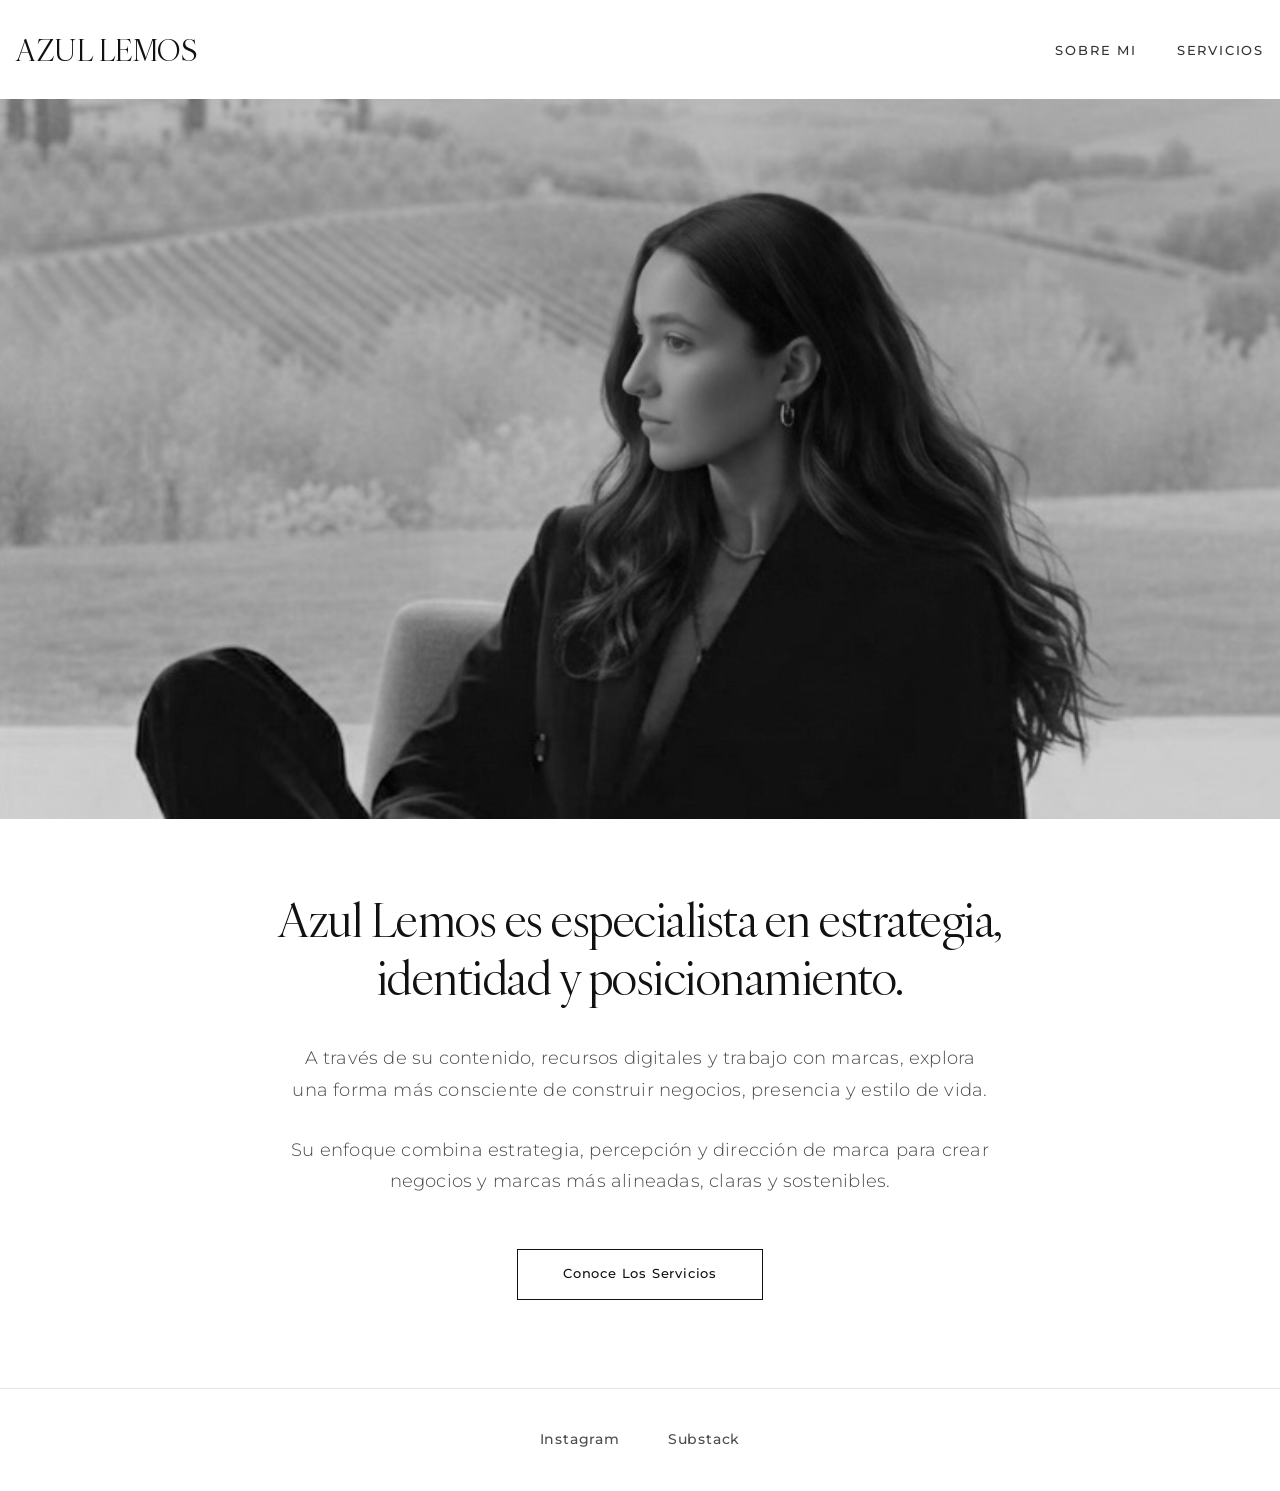
<file: index.html>
<!DOCTYPE html>
<html lang="es">

<head>
    <meta charset="UTF-8">
    <meta name="viewport" content="width=device-width, initial-scale=1.0">
    <meta name="description"
        content="Azul Lemos es especialista en estrategia, identidad y posicionamiento de marcas conscientes y sostenibles.">
    <title>Azul Lemos | Estrategia, Identidad y Posicionamiento</title>
    <link rel="stylesheet" href="resources/css/style.css">
</head>

<body>
    <header>
        <h1><a href="index.html" class="logo" id="brand-logo">Azul Lemos</a></h1>
        <nav aria-label="Navegación principal">
            <ul>
                <li><a href="#sobre-mi" id="nav-sobre-mi">SOBRE MI</a></li>
                <li><a href="servicios.html" id="nav-servicios">SERVICIOS</a></li>
            </ul>
        </nav>
    </header>

    <main>
        <div class="hero-image-container">
            <img src="resources/images/home_img.png"
                alt="Azul Lemos - Especialista en estrategia, identidad y posicionamiento" id="hero-banner">
        </div>

        <section class="narrative-section" id="sobre-mi">
            <h1 class="narrative-title">
                Azul Lemos es especialista en estrategia, identidad y posicionamiento.
            </h1>
            <p class="narrative-paragraph">
                A través de su contenido, recursos digitales y trabajo con marcas,
                explora una forma más consciente de construir negocios,
                presencia y estilo de vida.
            </p>
            <p class="narrative-paragraph">
                Su enfoque combina estrategia, percepción y dirección de marca
                para crear negocios y marcas más alineadas, claras y sostenibles.
            </p>
            <a href="servicios.html" class="btn-outline" id="btn-conoce-servicios">Conoce los servicios</a>
        </section>
    </main>

    <hr class="divider">

    <footer>
        <a href="https://instagram.com" target="_blank" rel="noopener" id="footer-instagram">Instagram</a>
        <a href="https://substack.com" target="_blank" rel="noopener" id="footer-substack">Substack</a>
    </footer>
</body>

</html>
</file>
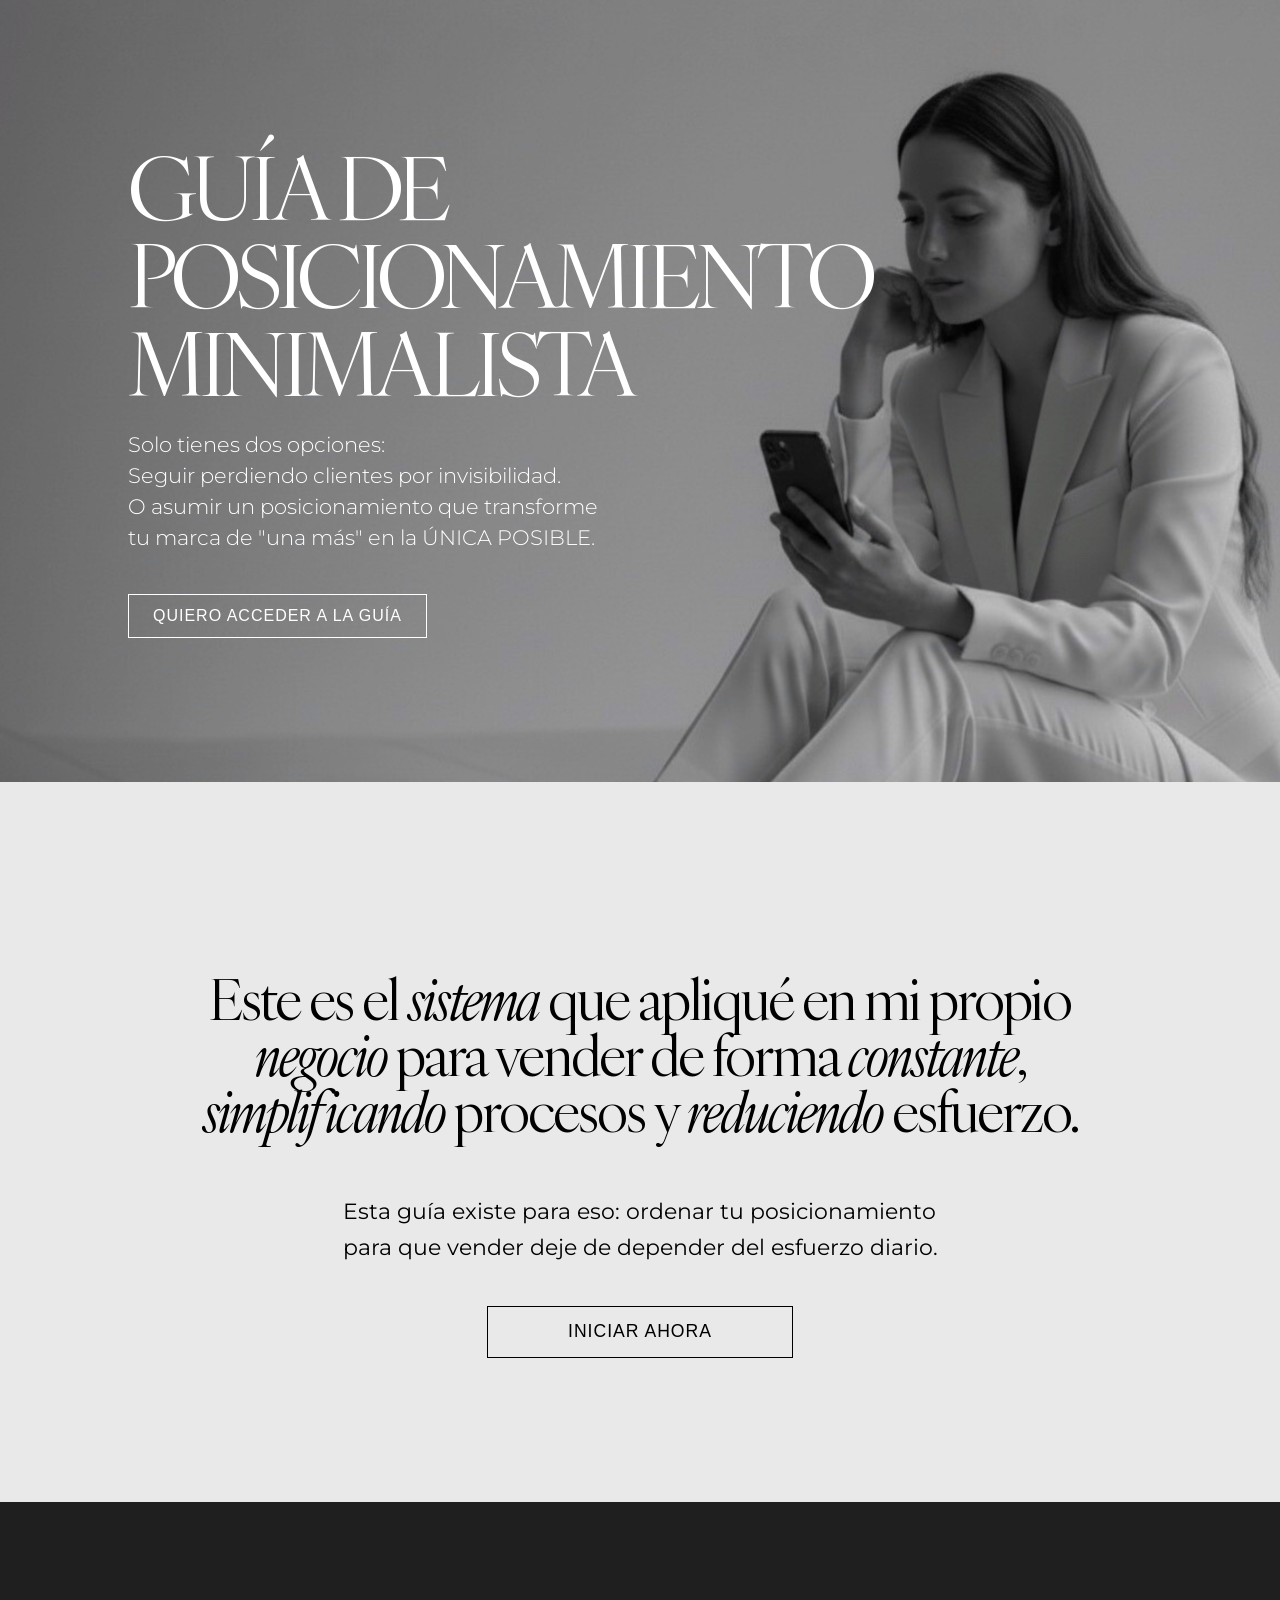
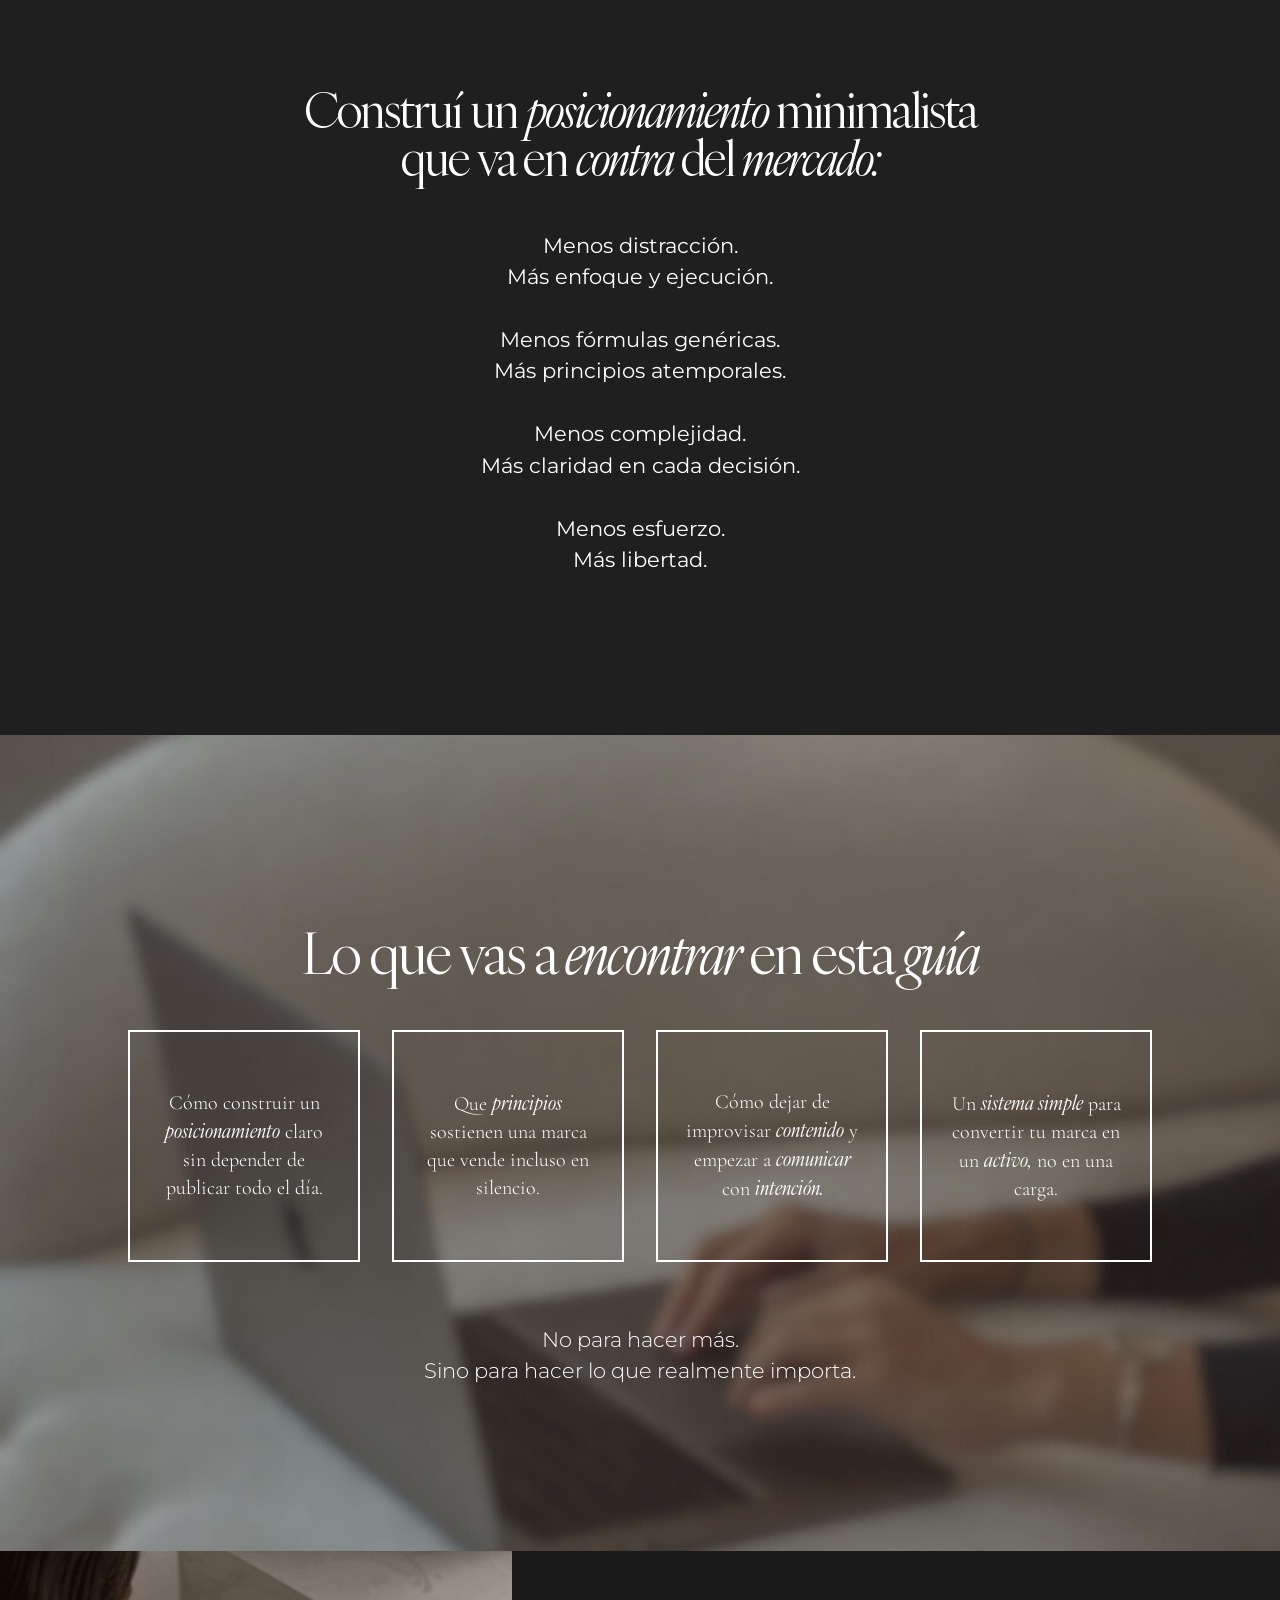
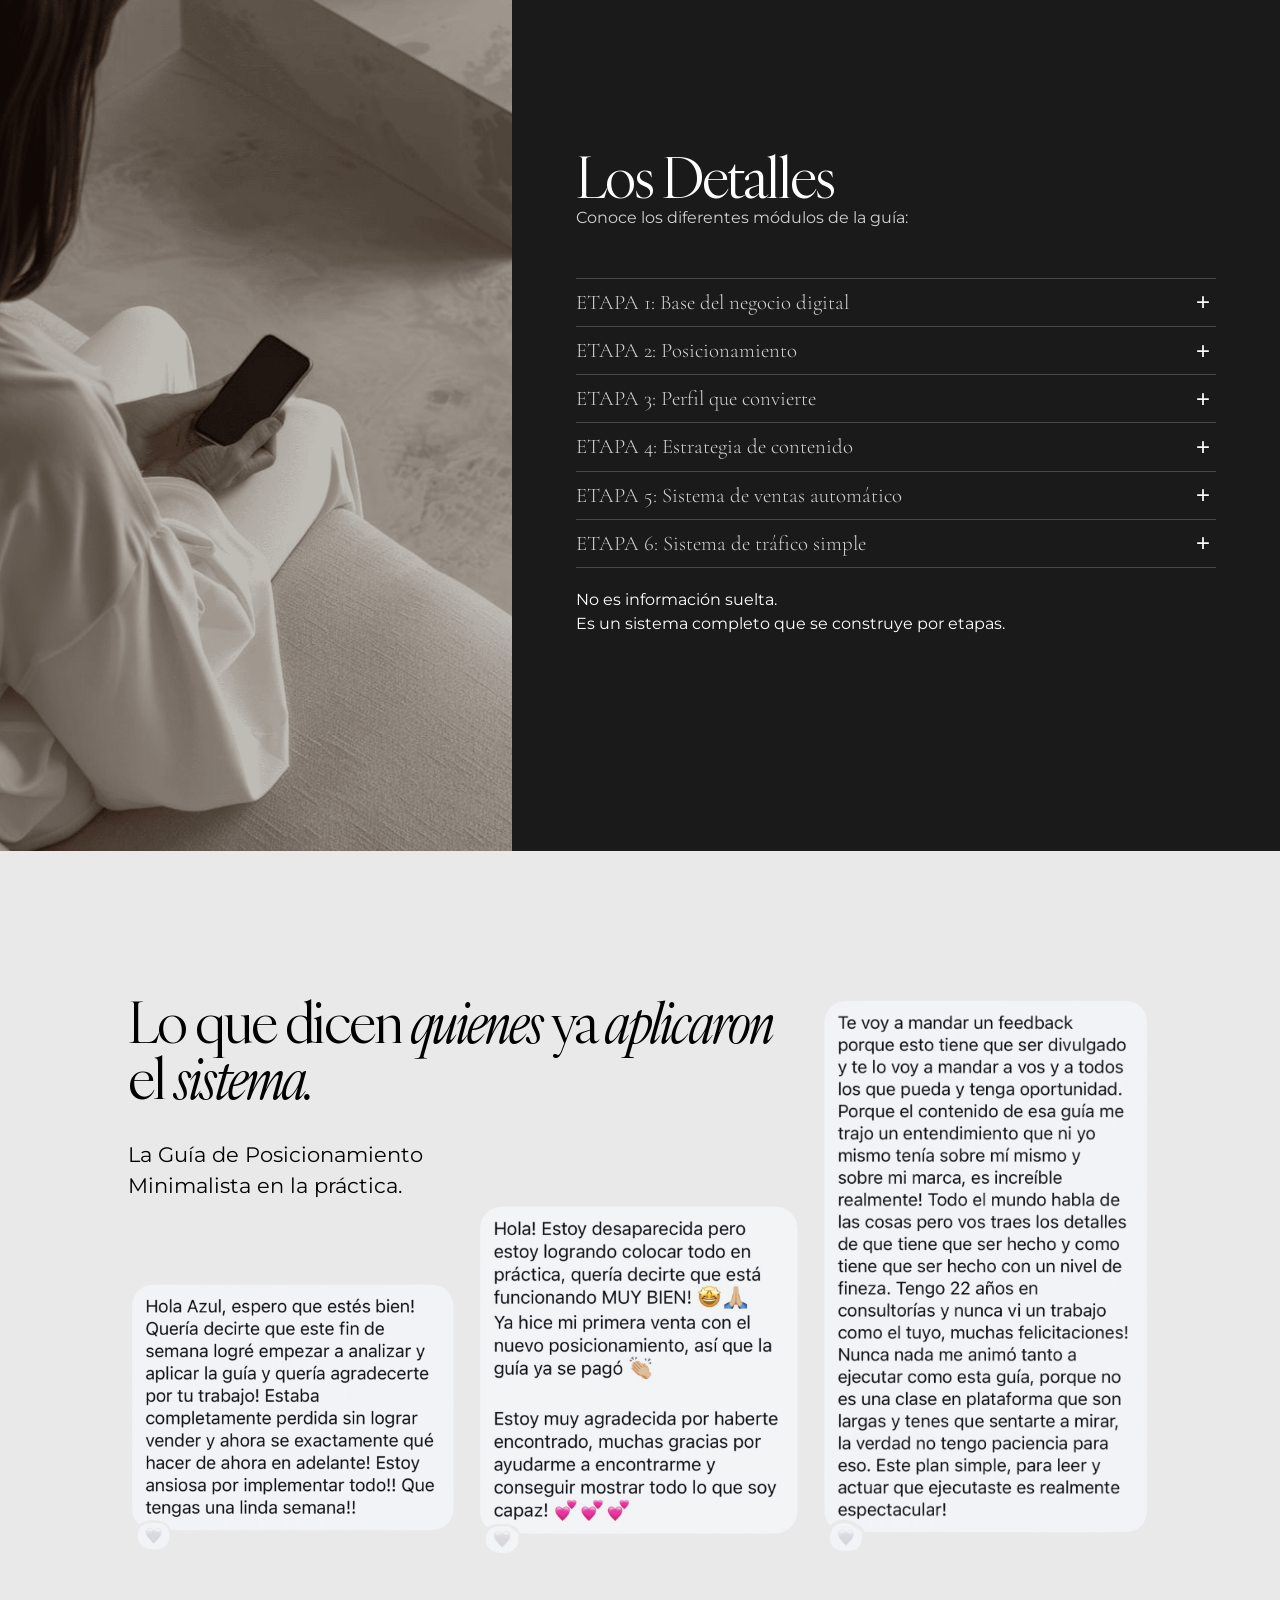
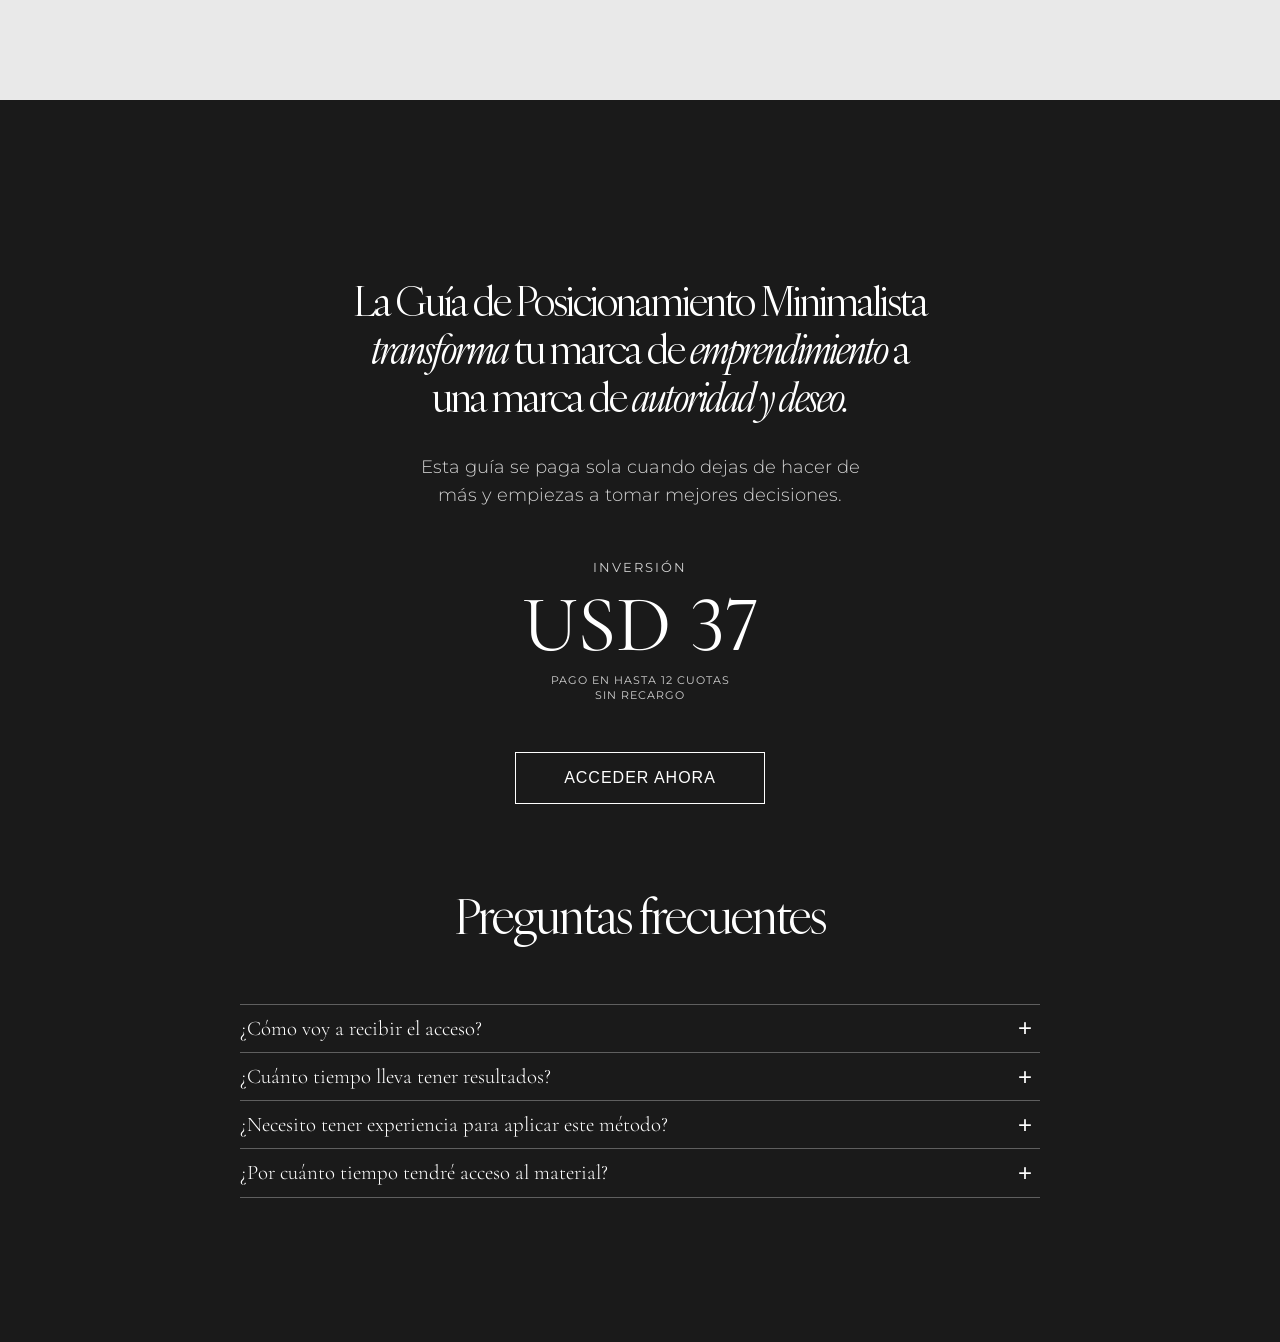
<file: gpm/index.html>
<!DOCTYPE html>
<html lang="en">

<head>
    <meta charset="UTF-8">
    <meta name="viewport" content="width=device-width, initial-scale=1.0">
    <title>Guia de Posicionamiento</title>
    <meta name="description" content="Un sistema de posicionamiento minimalista para marcas que buscan 
    claridad, enfoque y una forma más estratégica de atraer clientes y vender.">
    <link rel="stylesheet" href="css/index.css">
    <script src="js/index.js" defer></script>
    <link rel="preconnect" href="https://fonts.googleapis.com">
    <link rel="preconnect" href="https://fonts.gstatic.com" crossorigin>
    <link href="https://fonts.googleapis.com/css2?family=Montserrat:ital,wght@0,100..900;1,100..900&display=swap"
        rel="stylesheet">
    <link
        href="https://fonts.googleapis.com/css2?family=Cormorant+Garamond:ital,wght@0,300..700;1,300..700&display=swap"
        rel="stylesheet">
    <link rel="stylesheet" href="css/index-mobile.css?v=1.0" media="(max-width: 1000px)">
</head>

<body>
    <section id="container-1"
        style="background-image: url('images/fondoContainer1r.png'); background-size: cover; background-repeat: no-repeat;">
        <div>
            <h1 class="title" style="margin: 0;">GUÍA DE<br>POSICIONAMIENTO<br>MINIMALISTA</h1>
            <p class="description" style="font-size: 1.3rem; line-height: 1.5;">
                Solo tienes dos opciones:<br>
                Seguir perdiendo clientes por invisibilidad.<br>
                O asumir un posicionamiento que transforme<br>
                tu marca de "una más" en la ÚNICA POSIBLE.
            </p>
            <a href="https://pay.hotmart.com/T103832501W?bid=1783285413604" class="btn-1">QUIERO ACCEDER A LA GUÍA</a>
        </div>
    </section>
    <section id="container-2">
        <h2 class="subtitle" style="text-align: center;">
            Este es el <span class="italic-serif">sistema</span> que apliqué en mi propio<br />
            <span class="italic-serif">negocio</span> para vender de forma <span
                class="italic-serif">constante</span>,<br />
            <span class="italic-serif">simplificando</span> procesos y <span class="italic-serif">reduciendo</span>
            esfuerzo.
        </h2>
        <p class="description" style="text-align: justify; font-weight: 400; font-size: 1.4rem;">
            Esta guía existe para eso: ordenar tu posicionamiento<br> para que vender deje de depender del esfuerzo
            diario.
        </p>
        <a href="https://pay.hotmart.com/T103832501W?bid=1783285413604" class="btn-2" style="padding: 0.9rem 5rem; font-size: 1.1rem;">INICIAR AHORA</a>
    </section>
    <section id="container-3">
        <h2 class="subtitle" style="font-weight: 300; text-align: center; font-size: 3rem;">
            Construí un <span class="italic-serif">posicionamiento</span> minimalista<br />
            que va en <span class="italic-serif">contra</span> del <span class="italic-serif">mercado:</span>
        </h2>
        <div class="paragraph-3">
            <p>Menos distracción.</p>
            <p>Más enfoque y ejecución.</p>
        </div>
        <div class="paragraph-3">
            <p>Menos fórmulas genéricas.</p>
            <p>Más principios atemporales.</p>
        </div>
        <div class="paragraph-3">
            <p>Menos complejidad.</p>
            <p>Más claridad en cada decisión.</p>
        </div>
        <div class="paragraph-3">
            <p>Menos esfuerzo.</p>
            <p>Más libertad.</p>
        </div>
    </section>
    <section id="container-4" style="background-image: url(images/fondoContainer4.png); background-size: cover;">
        <h2 class="subtitle">Lo que vas a <span class="italic-serif">encontrar</span> en esta <span
                class="italic-serif">
                guía</span></h2>
        <div class="features-grid">
            <div class="feature-card">
                <p>Cómo construir un <span class="italic-serif">posicionamiento</span> claro sin depender de publicar
                    todo el día.</p>
            </div>
            <div class="feature-card">
                <p>Que <span class="italic-serif">principios</span> sostienen una marca que vende incluso en silencio.
                </p>
            </div>
            <div class="feature-card">
                <p>Cómo dejar de improvisar <span class="italic-serif">contenido</span> y empezar a <span
                        class="italic-serif">comunicar</span> con <span class="italic-serif">intención.</span></p>
            </div>
            <div class="feature-card">
                <p>Un <span class="italic-serif">sistema simple</span> para convertir tu marca en un <span
                        class="italic-serif">activo,</span> no en una carga.</p>
            </div>
        </div>
        <p style="text-align: center; margin-top: 30px; font-weight: 300;">No para hacer más.<br>Sino para hacer lo que
            realmente importa.</p>
    </section>
    <section id="container-5">
        <aside>
            <img id="imgContainer5" src="images/imagenContainer5.png" alt="">
        </aside>
        <aside>
            <h2 class="subtitle">Los Detalles</h2>
            <p style="margin: 0; margin-bottom: 3rem; font-size: 1rem;">Conoce los diferentes módulos de la guía:</p>
            <div class="module-list">
                <div class="module-item">
                    <p>ETAPA 1: Base del negocio digital</p><button>+</button>
                    <div class="module-detail">
                        <ul>
                            <li>Cómo estructurar un modelo de negocio digital práctico y real.</li>
                            <li>Mentalidad empresarial: cómo ocurren las ventas en la práctica.</li>
                            <li>Las fases de un negocio digital y qué hacer en cada una para adaptarte y avanzar.</li>
                        </ul>
                    </div>
                </div>
                <div class="module-item">
                    <p>ETAPA 2: Posicionamiento</p><button>+</button>
                    <div class="module-detail">
                        <ul>
                            <li>Cómo dejar de ser “una más” y ocupar un lugar claro en el mercado.</li>
                            <li>Un paso a paso simple para definir tu posicionamiento.</li>
                            <li>Cómo encontrar lo que realmente diferencia a tu marca.</li>
                        </ul>
                    </div>
                </div>
                <div class="module-item">
                    <p>ETAPA 3: Perfil que convierte</p><button>+</button>
                    <div class="module-detail">
                        <ul>
                            <li>Cómo estructurar tu perfil para transformar visitas en clientes.</li>
                            <li>Qué mostrar, qué decir y qué eliminar.</li>
                            <li>Cómo guiar al visitante a la decisión.</li>
                        </ul>
                    </div>
                </div>
                <div class="module-item">
                    <p>ETAPA 4: Estrategia de contenido</p><button>+</button>
                    <div class="module-detail">
                        <ul>
                            <li>Crear contenido que atrae y vende.</li>
                            <li>Qué publicar, cuándo y con qué frecuencia.</li>
                            <li>Cómo transformar percepción en deseo de compra.</li>
                        </ul>
                    </div>
                </div>
                <div class="module-item">
                    <p>ETAPA 5: Sistema de ventas automático</p><button>+</button>
                    <div class="module-detail">
                        <ul>
                            <li>Cómo atraer y conducir a la conversión de forma más rápida.</li>
                            <li>Modelo de funnel simple y efectivo.</li>
                        </ul>
                    </div>
                </div>
                <div class="module-item">
                    <p>ETAPA 6: Sistema de tráfico simple</p><button>+</button>
                    <div class="module-detail">
                        <ul>
                            <li>Cómo atraer clientes todos los días con tráfico pago de bajo costo.</li>
                            <li>Mi estrategia aplicada paso a paso.</li>
                            <li>Cómo analizar y escalar resultados para hacer crecer tu negocio.</li>
                        </ul>
                    </div>
                </div>
            </div>
            <p style="margin-top: 20px; font-size: 1rem; font-family: 'Montserrat';">No es
                información suelta.<br>Es un
                sistema completo que se
                construye por etapas.</p>
        </aside>
    </section>
    <section id="container-6">
        <div id="feedback-grid">
            <h2 class="subtitle">Lo que dicen <span class="italic-serif">quienes</span> ya
                <span class="italic-serif">aplicaron</span><br class="no-mobile-br"> el <span class="italic-serif">sistema.</span>
            </h2>
            <p>La Guía de Posicionamiento<br> Minimalista en la práctica.</p>
            <img id="fdb1" src="images/mensaje-1.png" alt="Feedback de cliente">
            <img id="fdb2" src="images/mensaje-2.png" alt="Feedback de cliente">
            <img id="fdb3" src="images/mensaje-3.png" alt="Feedback de cliente">
        </div>
    </section>
    <section id="container-7">
        <div class="pricing">
            <h2 class="subtitle">La Guía de Posicionamiento Minimalista
                <br><span class="italic-serif">transforma</span> tu marca de <span
                    class="italic-serif">emprendimiento</span> a
                <br>una marca de <span class="italic-serif">autoridad y deseo.</span>
            </h2>
            <p class="description" style="text-align: center;">Esta guía se paga sola cuando dejas de hacer de
                <br>más y empiezas a tomar mejores decisiones.
            </p>
            <div class="price-info">
                <p class="price-label">INVERSIÓN</p>
                <p class="price-amount">USD 37</p>
                <p class="price-installments">PAGO EN HASTA 12 CUOTAS
                    <br>SIN RECARGO
                </p>
            </div>
            <a href="https://pay.hotmart.com/T103832501W?bid=1783285413604" class="btn-1">ACCEDER AHORA</a>
        </div>
    </section>
    <section id="container-8">
        <h2 class="subtitle">Preguntas frecuentes</h2>
        <div class="faq-container">
            <div class="faq-quest">
                <p>¿Cómo voy a recibir el acceso?</p>
                <button>+</button>
                <div class="faq-ans">
                    <p>Una vez confirmada la compra, recibirás el acceso inmediato por email.
                        <br>Podrás ingresar a la plataforma y comenzar con la guía en el mismo momento, desde
                        cualquier dispositivo y a tu propio ritmo.
                    </p>
                </div>
            </div>
            <div class="faq-quest">
                <p>¿Cuánto tiempo lleva tener resultados?</p>
                <button>+</button>
                <div class="faq-ans">
                    <p>Depende de tu punto de partida y, sobre todo, de tus decisiones. La guía está diseñada para
                        generar claridad desde el inicio, y eso suele reflejarse rápido en cómo comunicas, qué
                        haces y qué dejas de hacer. Los resultados no vienen por consumir contenido, sino por
                        aplicar con criterio lo que aquí se propone.</p>
                </div>
            </div>
            <div class="faq-quest">
                <p>¿Necesito tener experiencia para aplicar este método?</p>
                <button>+</button>
                <div class="faq-ans">
                    <p>No. El método está pensado para personas que están empezando y también para quienes
                        ya tienen un negocio o marca, pero sienten desorden, ruido o falta de claridad. No necesitas
                        experiencia previa, solo disposición para tomar decisiones estratégicas y aplicar con
                        intención.</p>
                </div>
            </div>
            <div class="faq-quest">
                <p>¿Por cuánto tiempo tendré acceso al material?</p>
                <button>+</button>
                <div class="faq-ans">
                    <p>El acceso es ilimitado. Podrás volver al contenido siempre que lo necesites, a tu ritmo y sin
                        vencimiento. Además, cualquier actualización futura de la guía estará incluida.</p>
                </div>
            </div>
        </div>
    </section>
</body>

</html>
</file>
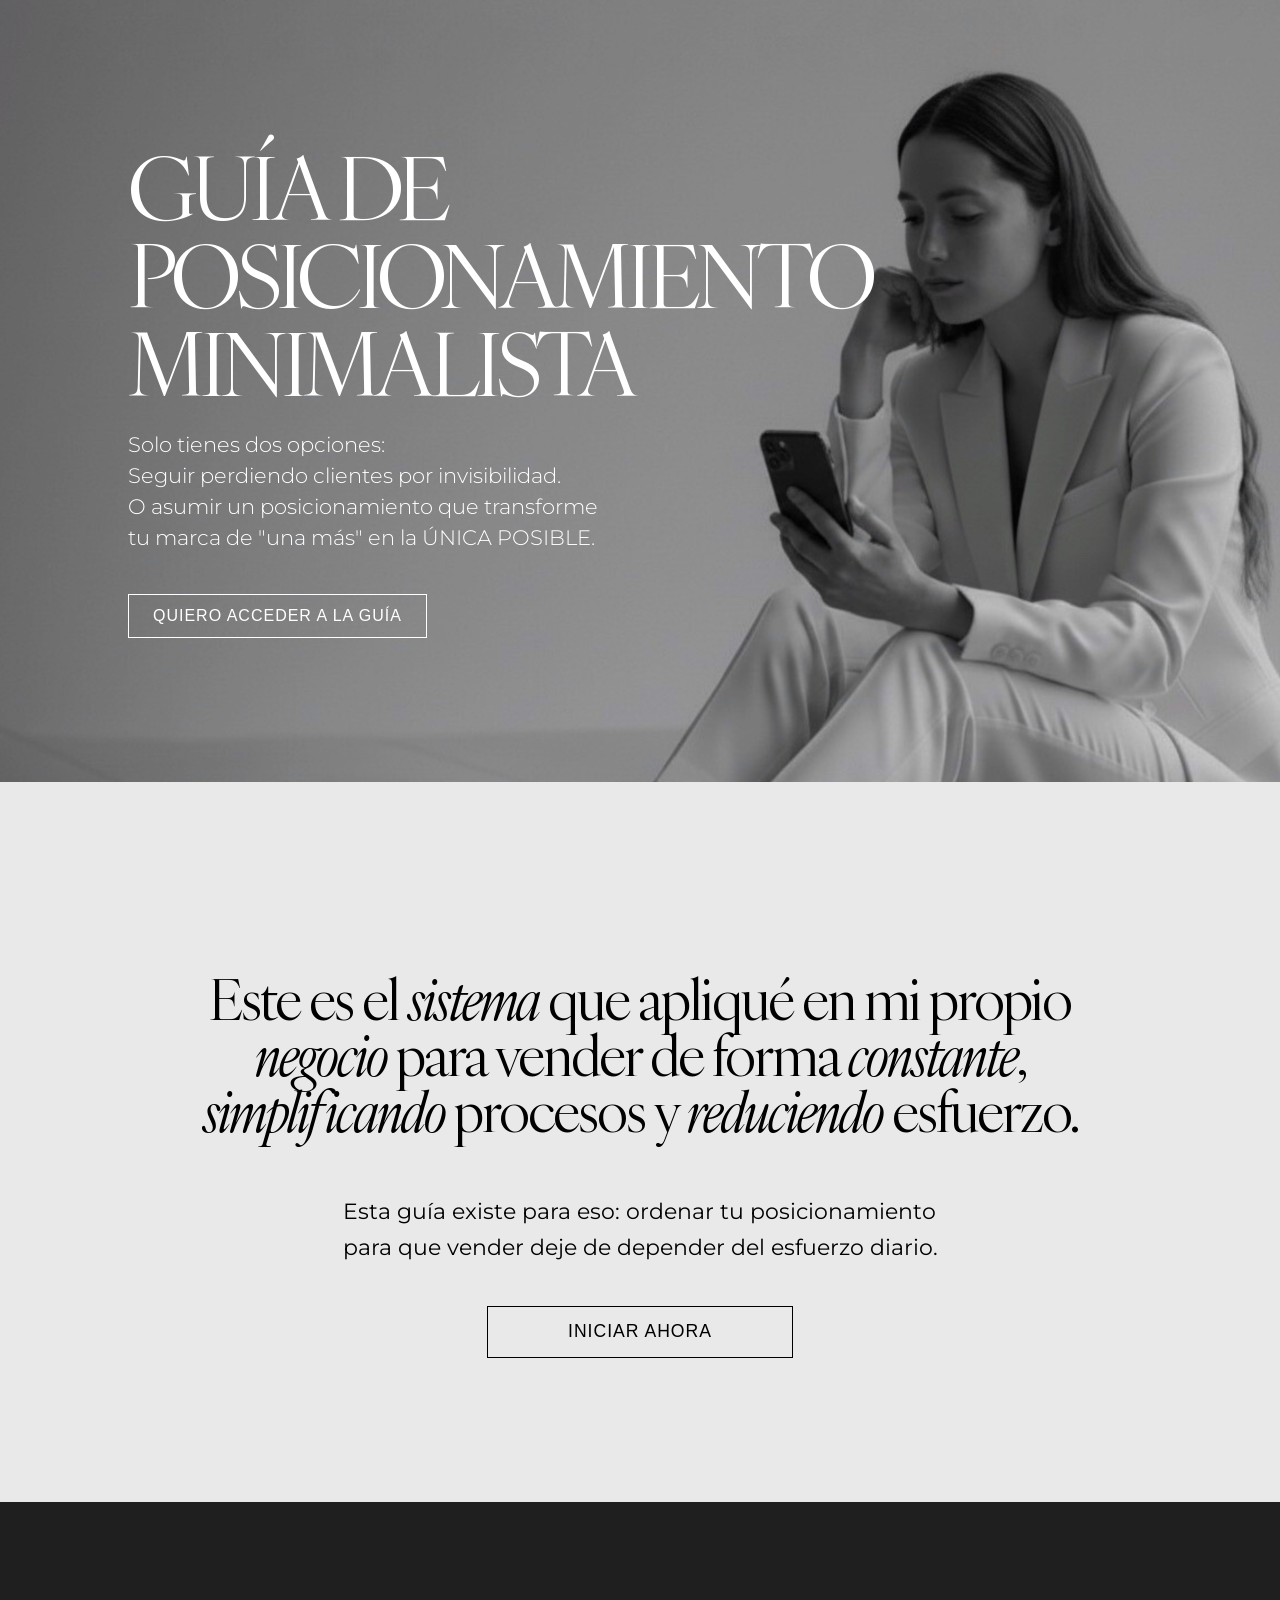
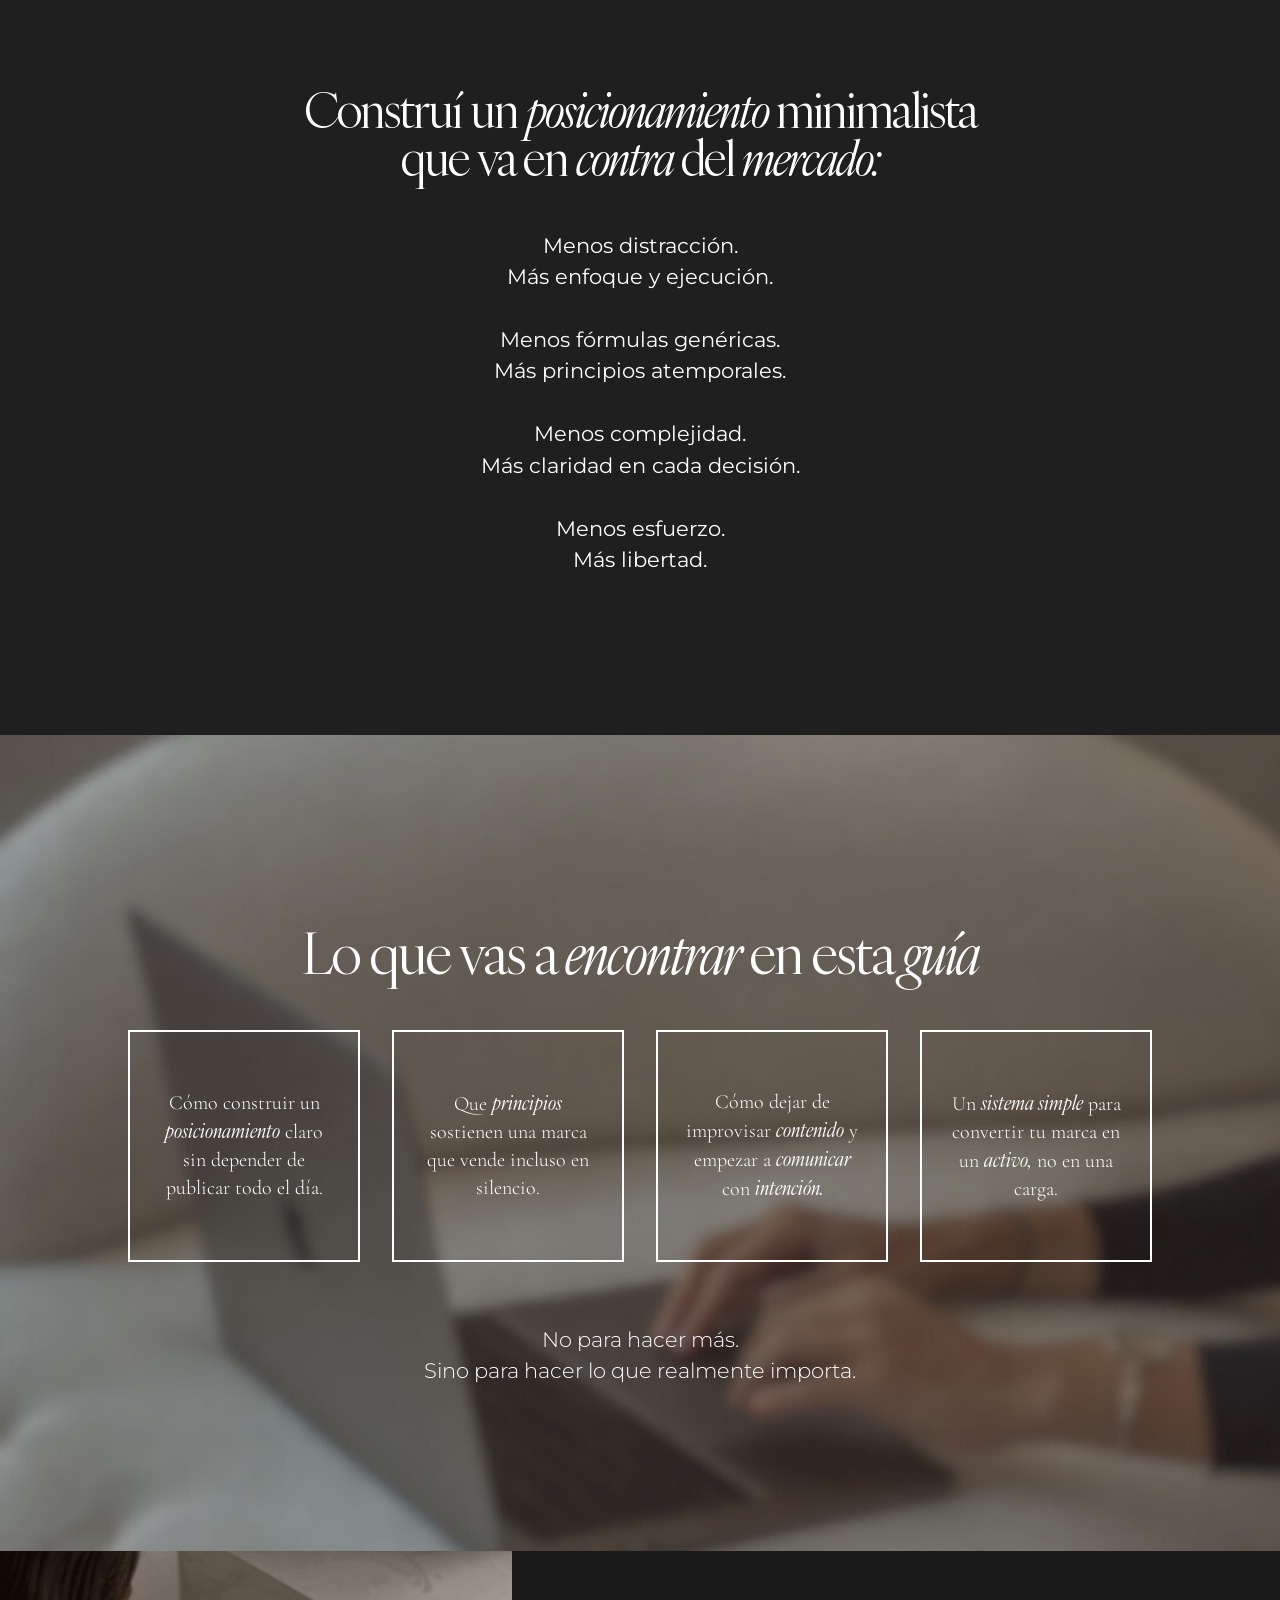
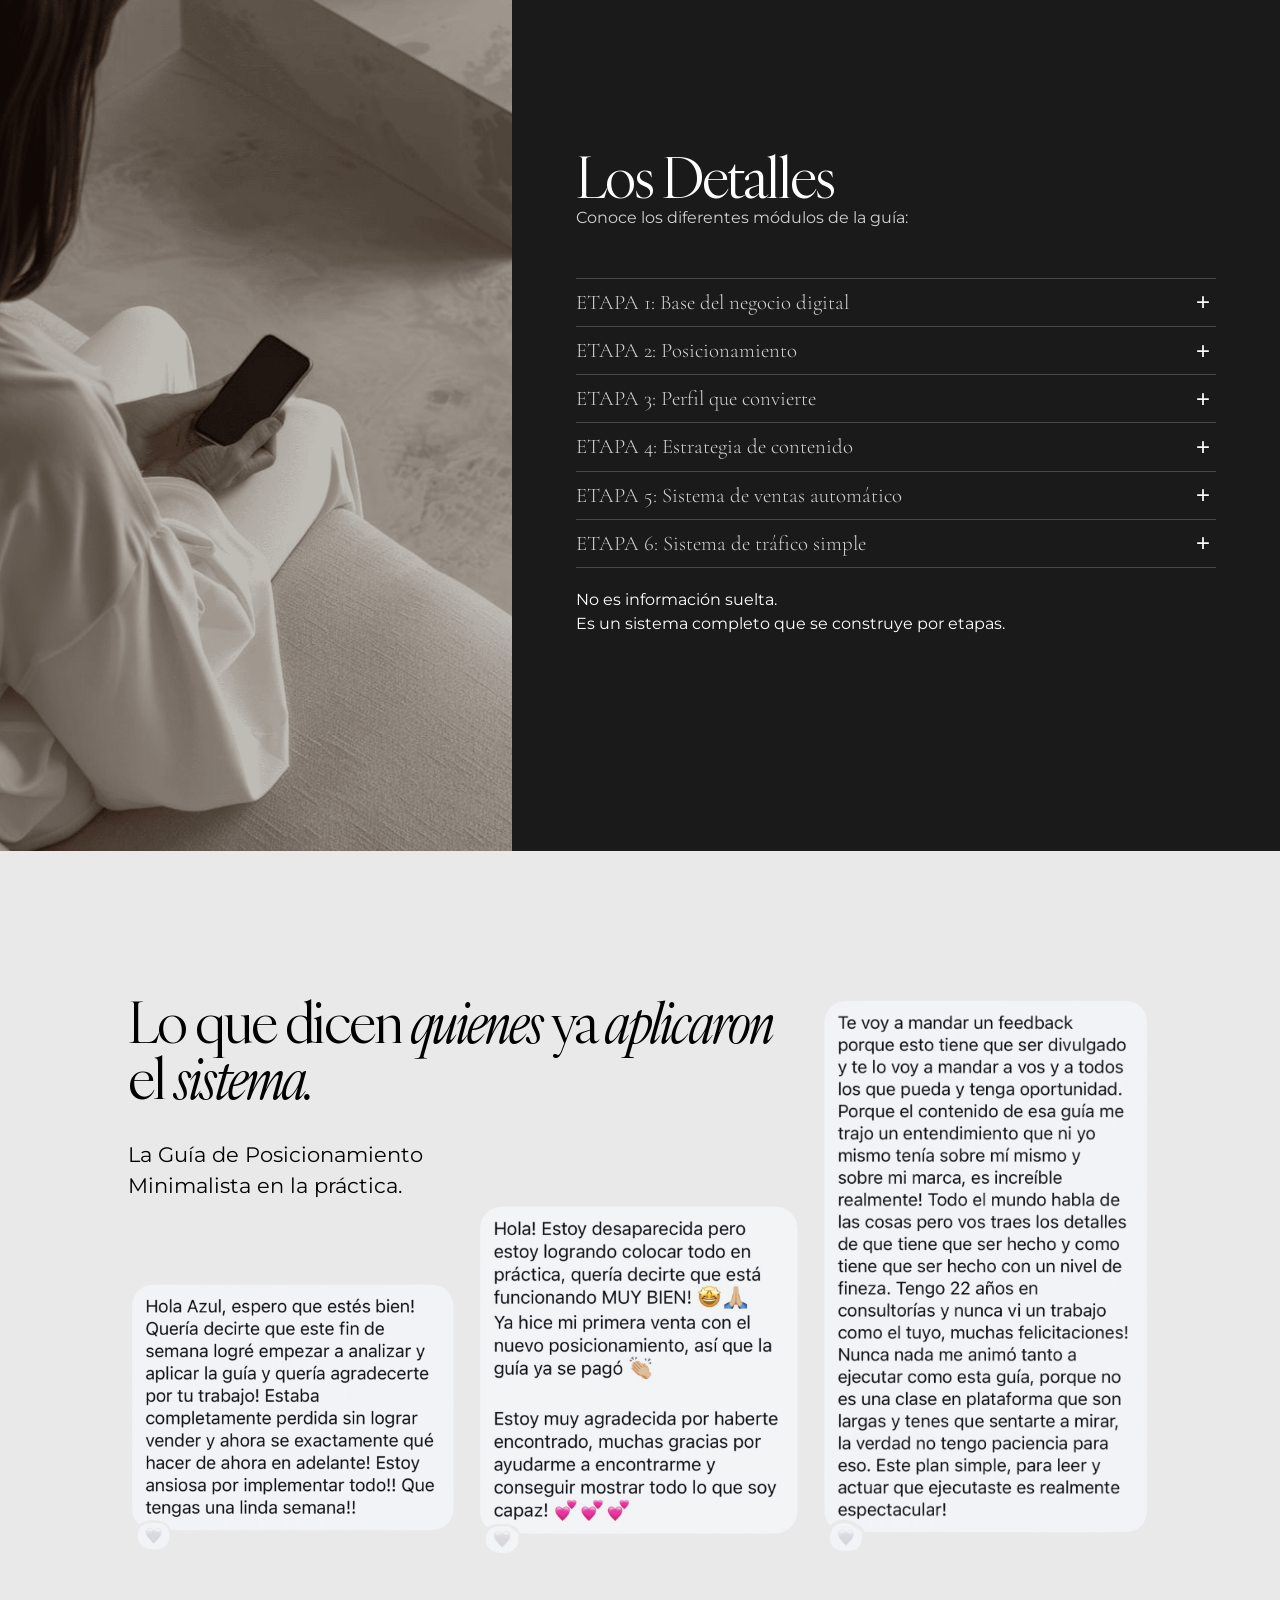
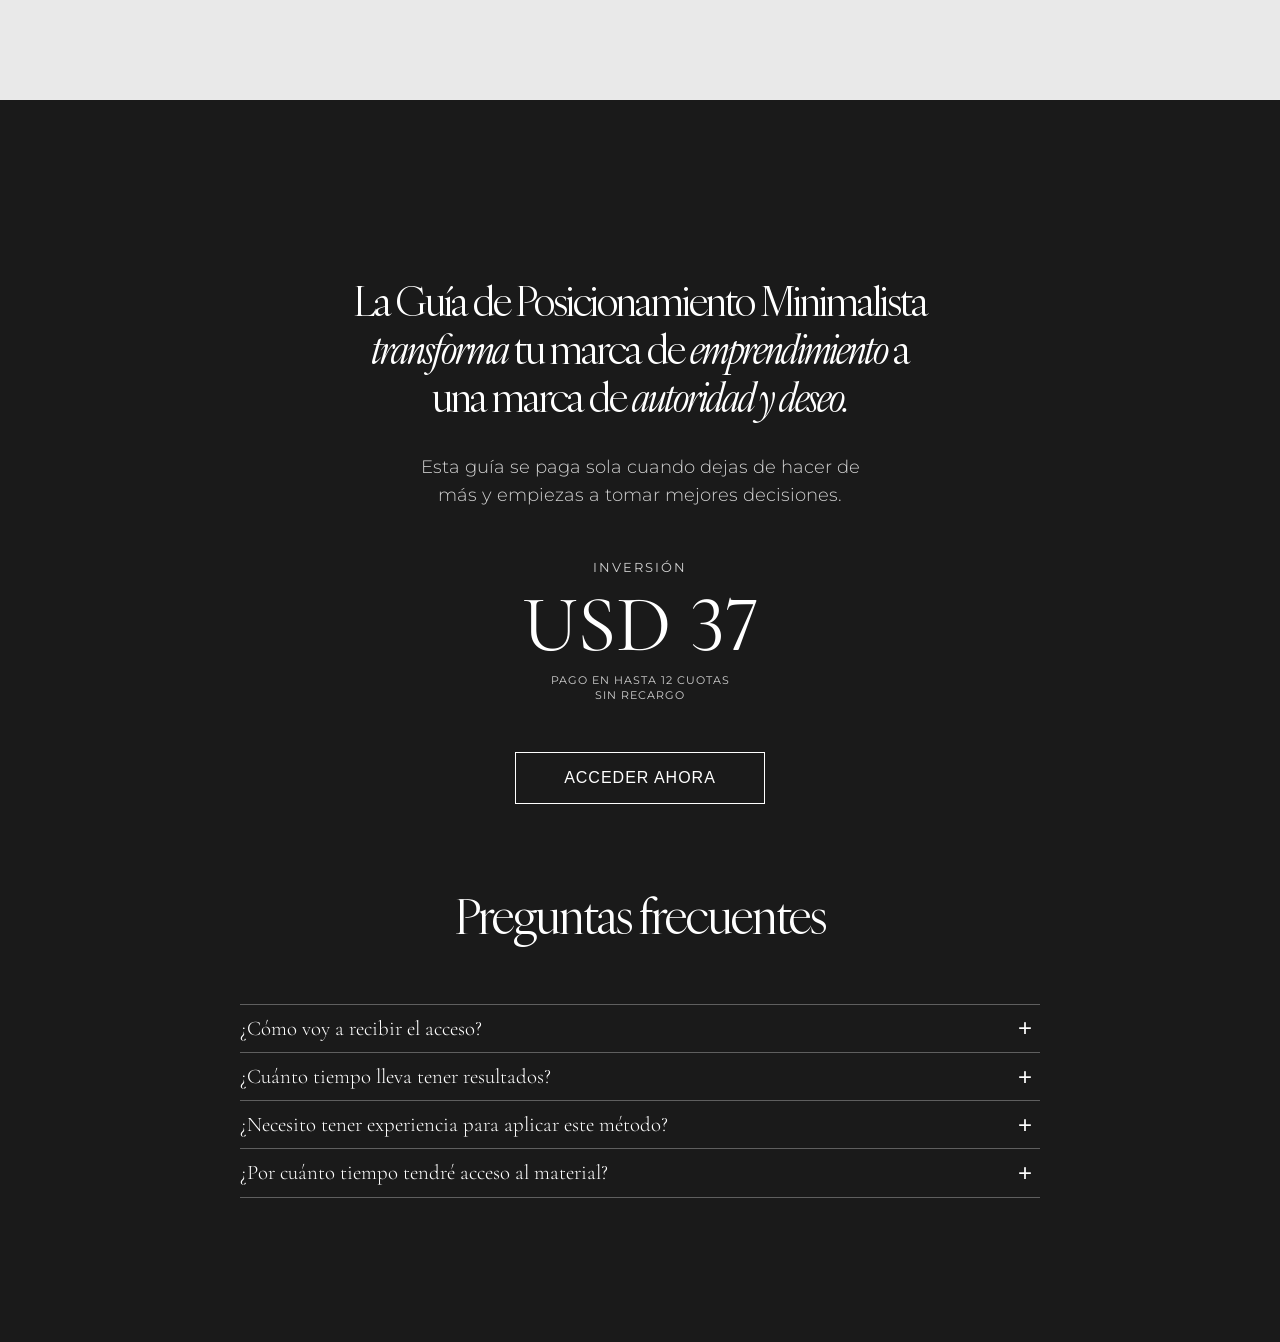
<file: Guia-Minimalista/index.html>
<!DOCTYPE html>
<html lang="en">

<head>
    <meta charset="UTF-8">
    <meta name="viewport" content="width=device-width, initial-scale=1.0">
    <title>Guia de posicionamiento</title>
    <link rel="stylesheet" href="css/index.css">
    <script src="js/index.js" defer></script>
    <link rel="preconnect" href="https://fonts.googleapis.com">
    <link rel="preconnect" href="https://fonts.gstatic.com" crossorigin>
    <link href="https://fonts.googleapis.com/css2?family=Montserrat:ital,wght@0,100..900;1,100..900&display=swap"
        rel="stylesheet">
    <link
        href="https://fonts.googleapis.com/css2?family=Cormorant+Garamond:ital,wght@0,300..700;1,300..700&display=swap"
        rel="stylesheet">
    <link rel="stylesheet" href="css/index-mobile.css?v=1.0" media="(max-width: 1000px)">
</head>

<body>
    <section id="container-1"
        style="background-image: url('images/fondoContainer1r.png'); background-size: cover; background-repeat: no-repeat;">
        <div>
            <h1 class="title" style="margin: 0;">GUÍA DE<br>POSICIONAMIENTO<br>MINIMALISTA</h1>
            <p class="description" style="font-size: 1.3rem; line-height: 1.5;">
                Solo tienes dos opciones:<br>
                Seguir perdiendo clientes por invisibilidad.<br>
                O asumir un posicionamiento que transforme<br>
                tu marca de "una más" en la ÚNICA POSIBLE.
            </p>
            <a href="https://pay.hotmart.com/T103832501W?bid=1783285413604" class="btn-1">QUIERO ACCEDER A LA GUÍA</a>
        </div>
    </section>
    <section id="container-2">
        <h2 class="subtitle" style="text-align: center;">
            Este es el <span class="italic-serif">sistema</span> que apliqué en mi propio<br />
            <span class="italic-serif">negocio</span> para vender de forma <span
                class="italic-serif">constante</span>,<br />
            <span class="italic-serif">simplificando</span> procesos y <span class="italic-serif">reduciendo</span>
            esfuerzo.
        </h2>
        <p class="description" style="text-align: justify; font-weight: 400; font-size: 1.4rem;">
            Esta guía existe para eso: ordenar tu posicionamiento<br> para que vender deje de depender del esfuerzo
            diario.
        </p>
        <a href="https://pay.hotmart.com/T103832501W?bid=1783285413604" class="btn-2" style="padding: 0.9rem 5rem; font-size: 1.1rem;">INICIAR AHORA</a>
    </section>
    <section id="container-3">
        <h2 class="subtitle" style="font-weight: 300; text-align: center; font-size: 3rem;">
            Construí un <span class="italic-serif">posicionamiento</span> minimalista<br />
            que va en <span class="italic-serif">contra</span> del <span class="italic-serif">mercado:</span>
        </h2>
        <div class="paragraph-3">
            <p>Menos distracción.</p>
            <p>Más enfoque y ejecución.</p>
        </div>
        <div class="paragraph-3">
            <p>Menos fórmulas genéricas.</p>
            <p>Más principios atemporales.</p>
        </div>
        <div class="paragraph-3">
            <p>Menos complejidad.</p>
            <p>Más claridad en cada decisión.</p>
        </div>
        <div class="paragraph-3">
            <p>Menos esfuerzo.</p>
            <p>Más libertad.</p>
        </div>
    </section>
    <section id="container-4" style="background-image: url(images/fondoContainer4.png); background-size: cover;">
        <h2 class="subtitle">Lo que vas a <span class="italic-serif">encontrar</span> en esta <span
                class="italic-serif">
                guía</span></h2>
        <div class="features-grid">
            <div class="feature-card">
                <p>Cómo construir un <span class="italic-serif">posicionamiento</span> claro sin depender de publicar
                    todo el día.</p>
            </div>
            <div class="feature-card">
                <p>Que <span class="italic-serif">principios</span> sostienen una marca que vende incluso en silencio.
                </p>
            </div>
            <div class="feature-card">
                <p>Cómo dejar de improvisar <span class="italic-serif">contenido</span> y empezar a <span
                        class="italic-serif">comunicar</span> con <span class="italic-serif">intención.</span></p>
            </div>
            <div class="feature-card">
                <p>Un <span class="italic-serif">sistema simple</span> para convertir tu marca en un <span
                        class="italic-serif">activo,</span> no en una carga.</p>
            </div>
        </div>
        <p style="text-align: center; margin-top: 30px; font-weight: 300;">No para hacer más.<br>Sino para hacer lo que
            realmente importa.</p>
    </section>
    <section id="container-5">
        <aside>
            <img id="imgContainer5" src="images/imagenContainer5.png" alt="">
        </aside>
        <aside>
            <h2 class="subtitle">Los Detalles</h2>
            <p style="margin: 0; margin-bottom: 3rem; font-size: 1rem;">Conoce los diferentes módulos de la guía:</p>
            <div class="module-list">
                <div class="module-item">
                    <p>ETAPA 1: Base del negocio digital</p><button>+</button>
                    <div class="module-detail">
                        <ul>
                            <li>Cómo estructurar un modelo de negocio digital práctico y real.</li>
                            <li>Mentalidad empresarial: cómo ocurren las ventas en la práctica.</li>
                            <li>Las fases de un negocio digital y qué hacer en cada una para adaptarte y avanzar.</li>
                        </ul>
                    </div>
                </div>
                <div class="module-item">
                    <p>ETAPA 2: Posicionamiento</p><button>+</button>
                    <div class="module-detail">
                        <ul>
                            <li>Cómo dejar de ser “una más” y ocupar un lugar claro en el mercado.</li>
                            <li>Un paso a paso simple para definir tu posicionamiento.</li>
                            <li>Cómo encontrar lo que realmente diferencia a tu marca.</li>
                        </ul>
                    </div>
                </div>
                <div class="module-item">
                    <p>ETAPA 3: Perfil que convierte</p><button>+</button>
                    <div class="module-detail">
                        <ul>
                            <li>Cómo estructurar tu perfil para transformar visitas en clientes.</li>
                            <li>Qué mostrar, qué decir y qué eliminar.</li>
                            <li>Cómo guiar al visitante a la decisión.</li>
                        </ul>
                    </div>
                </div>
                <div class="module-item">
                    <p>ETAPA 4: Estrategia de contenido</p><button>+</button>
                    <div class="module-detail">
                        <ul>
                            <li>Crear contenido que atrae y vende.</li>
                            <li>Qué publicar, cuándo y con qué frecuencia.</li>
                            <li>Cómo transformar percepción en deseo de compra.</li>
                        </ul>
                    </div>
                </div>
                <div class="module-item">
                    <p>ETAPA 5: Sistema de ventas automático</p><button>+</button>
                    <div class="module-detail">
                        <ul>
                            <li>Cómo atraer y conducir a la conversión de forma más rápida.</li>
                            <li>Modelo de funnel simple y efectivo.</li>
                        </ul>
                    </div>
                </div>
                <div class="module-item">
                    <p>ETAPA 6: Sistema de tráfico simple</p><button>+</button>
                    <div class="module-detail">
                        <ul>
                            <li>Cómo atraer clientes todos los días con tráfico pago de bajo costo.</li>
                            <li>Mi estrategia aplicada paso a paso.</li>
                            <li>Cómo analizar y escalar resultados para hacer crecer tu negocio.</li>
                        </ul>
                    </div>
                </div>
            </div>
            <p style="margin-top: 20px; font-size: 1rem; font-family: 'Montserrat';">No es
                información suelta.<br>Es un
                sistema completo que se
                construye por etapas.</p>
        </aside>
    </section>
    <section id="container-6">
        <div id="feedback-grid">
            <h2 class="subtitle">Lo que dicen <span class="italic-serif">quienes</span> ya
                <span class="italic-serif">aplicaron</span><br class="no-mobile-br"> el <span class="italic-serif">sistema.</span>
            </h2>
            <p>La Guía de Posicionamiento<br> Minimalista en la práctica.</p>
            <img id="fdb1" src="images/mensaje-1.png" alt="Feedback de cliente">
            <img id="fdb2" src="images/mensaje-2.png" alt="Feedback de cliente">
            <img id="fdb3" src="images/mensaje-3.png" alt="Feedback de cliente">
        </div>
    </section>
    <section id="container-7">
        <div class="pricing">
            <h2 class="subtitle">La Guía de Posicionamiento Minimalista
                <br><span class="italic-serif">transforma</span> tu marca de <span
                    class="italic-serif">emprendimiento</span> a
                <br>una marca de <span class="italic-serif">autoridad y deseo.</span>
            </h2>
            <p class="description" style="text-align: center;">Esta guía se paga sola cuando dejas de hacer de
                <br>más y empiezas a tomar mejores decisiones.
            </p>
            <div class="price-info">
                <p class="price-label">INVERSIÓN</p>
                <p class="price-amount">USD 37</p>
                <p class="price-installments">PAGO EN HASTA 12 CUOTAS
                    <br>SIN RECARGO
                </p>
            </div>
            <a href="https://pay.hotmart.com/T103832501W?bid=1783285413604" class="btn-1">ACCEDER AHORA</a>
        </div>
    </section>
    <section id="container-8">
        <h2 class="subtitle">Preguntas frecuentes</h2>
        <div class="faq-container">
            <div class="faq-quest">
                <p>¿Cómo voy a recibir el acceso?</p>
                <button>+</button>
                <div class="faq-ans">
                    <p>Una vez confirmada la compra, recibirás el acceso inmediato por email.
                        <br>Podrás ingresar a la plataforma y comenzar con la guía en el mismo momento, desde
                        cualquier dispositivo y a tu propio ritmo.
                    </p>
                </div>
            </div>
            <div class="faq-quest">
                <p>¿Cuánto tiempo lleva tener resultados?</p>
                <button>+</button>
                <div class="faq-ans">
                    <p>Depende de tu punto de partida y, sobre todo, de tus decisiones. La guía está diseñada para
                        generar claridad desde el inicio, y eso suele reflejarse rápido en cómo comunicas, qué
                        haces y qué dejas de hacer. Los resultados no vienen por consumir contenido, sino por
                        aplicar con criterio lo que aquí se propone.</p>
                </div>
            </div>
            <div class="faq-quest">
                <p>¿Necesito tener experiencia para aplicar este método?</p>
                <button>+</button>
                <div class="faq-ans">
                    <p>No. El método está pensado para personas que están empezando y también para quienes
                        ya tienen un negocio o marca, pero sienten desorden, ruido o falta de claridad. No necesitas
                        experiencia previa, solo disposición para tomar decisiones estratégicas y aplicar con
                        intención.</p>
                </div>
            </div>
            <div class="faq-quest">
                <p>¿Por cuánto tiempo tendré acceso al material?</p>
                <button>+</button>
                <div class="faq-ans">
                    <p>El acceso es ilimitado. Podrás volver al contenido siempre que lo necesites, a tu ritmo y sin
                        vencimiento. Además, cualquier actualización futura de la guía estará incluida.</p>
                </div>
            </div>
        </div>
    </section>
</body>

</html>
</file>
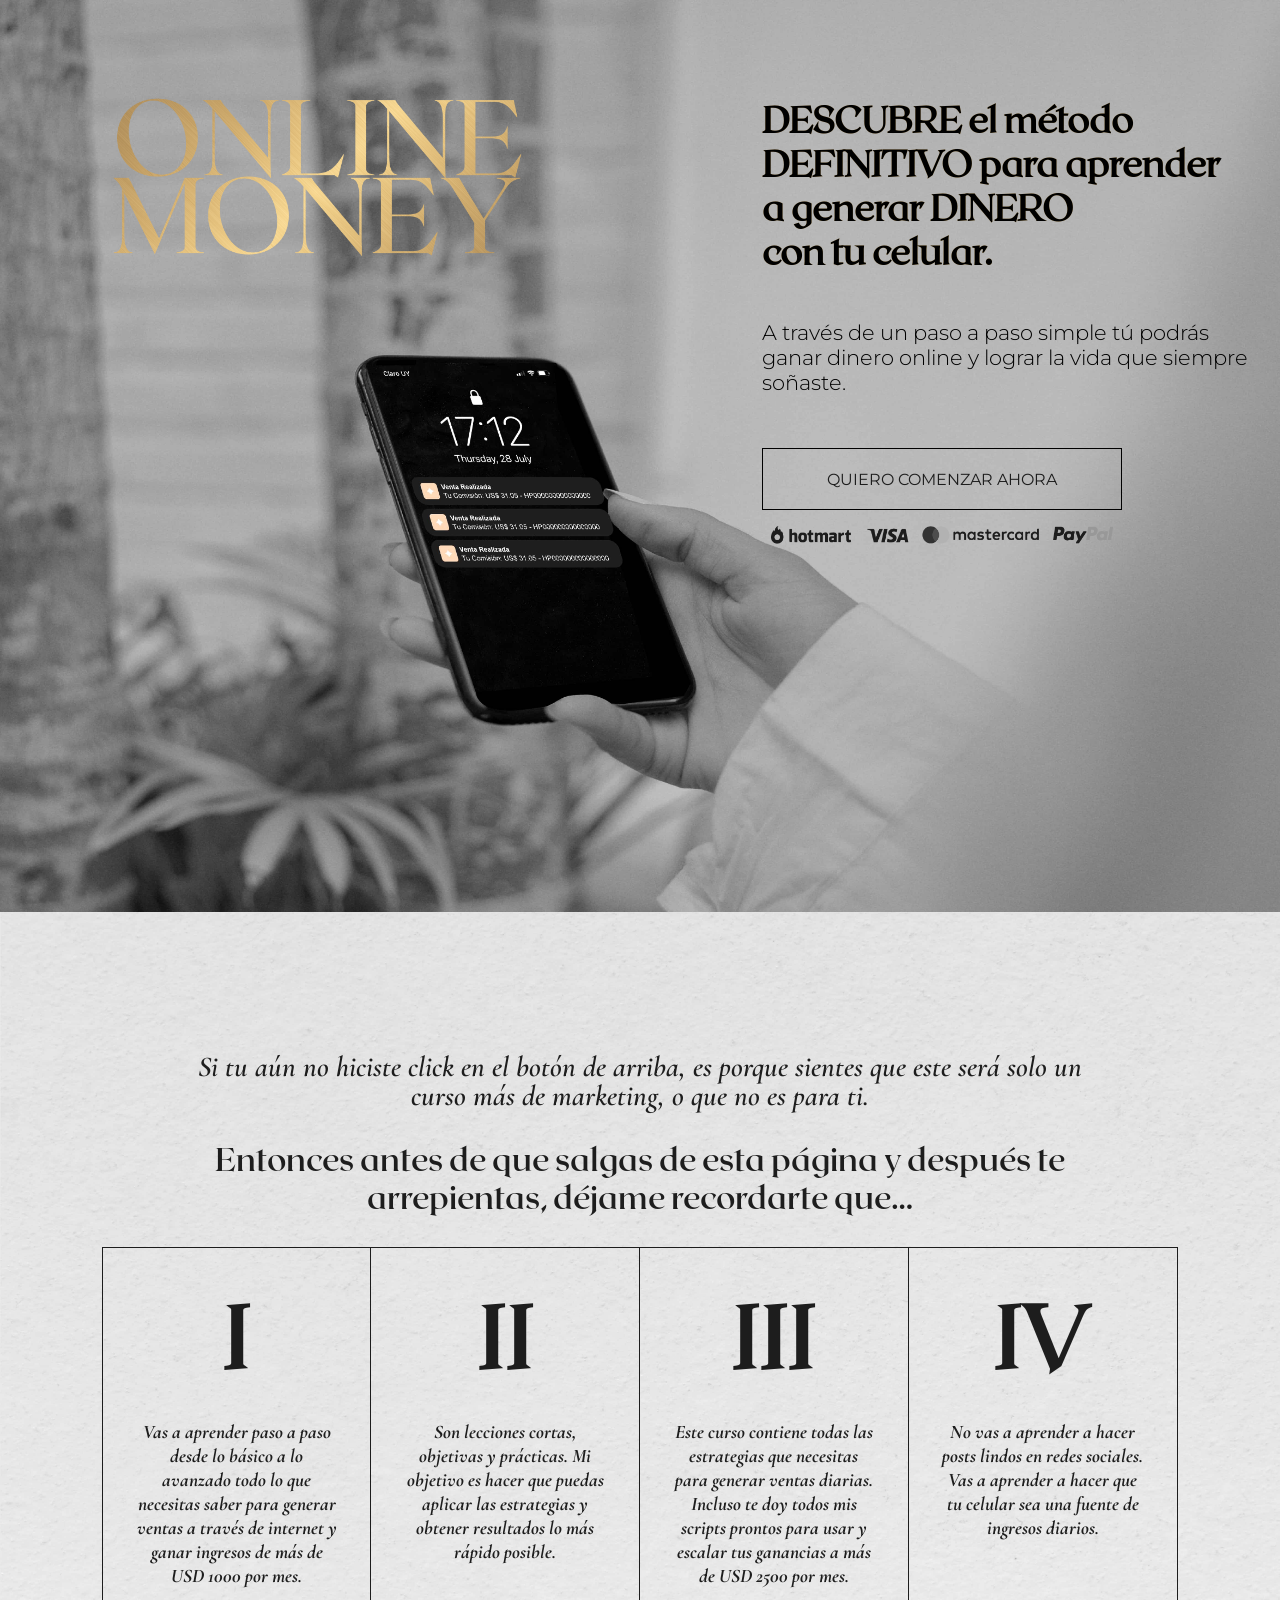
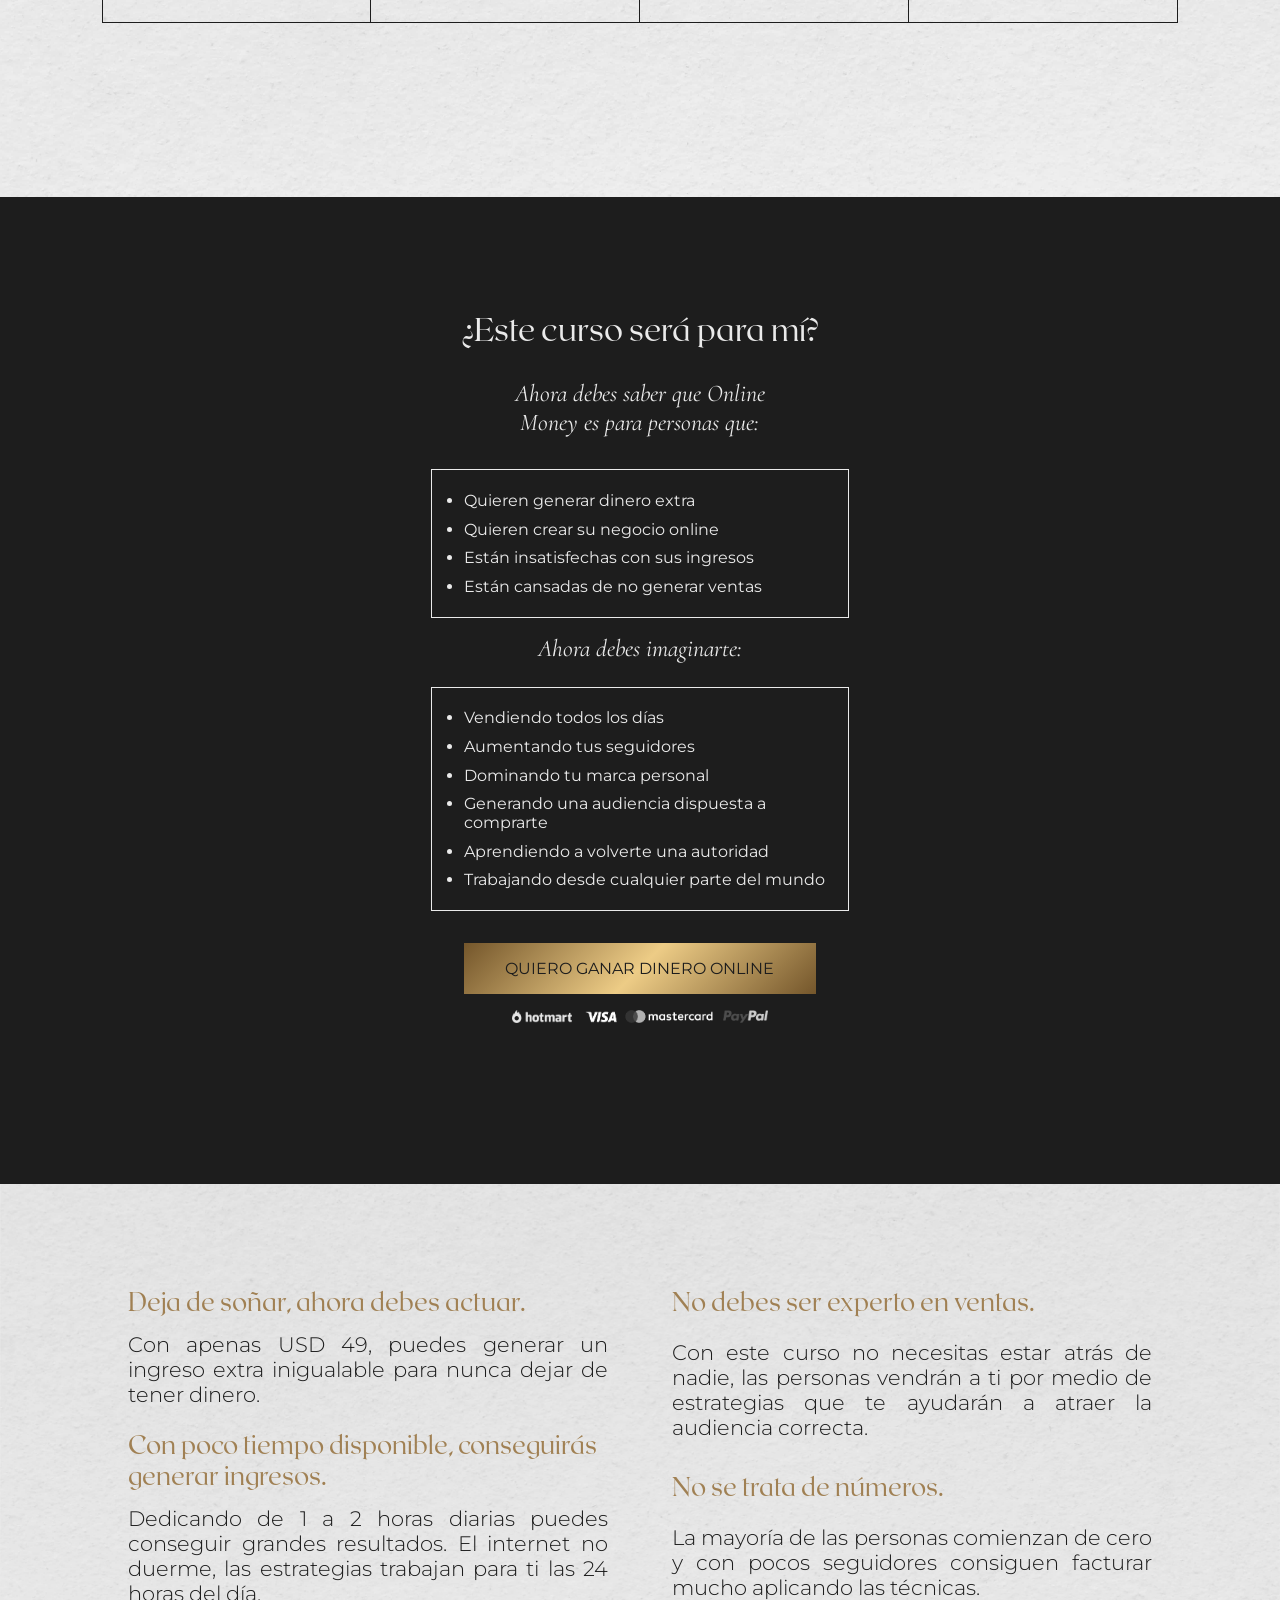
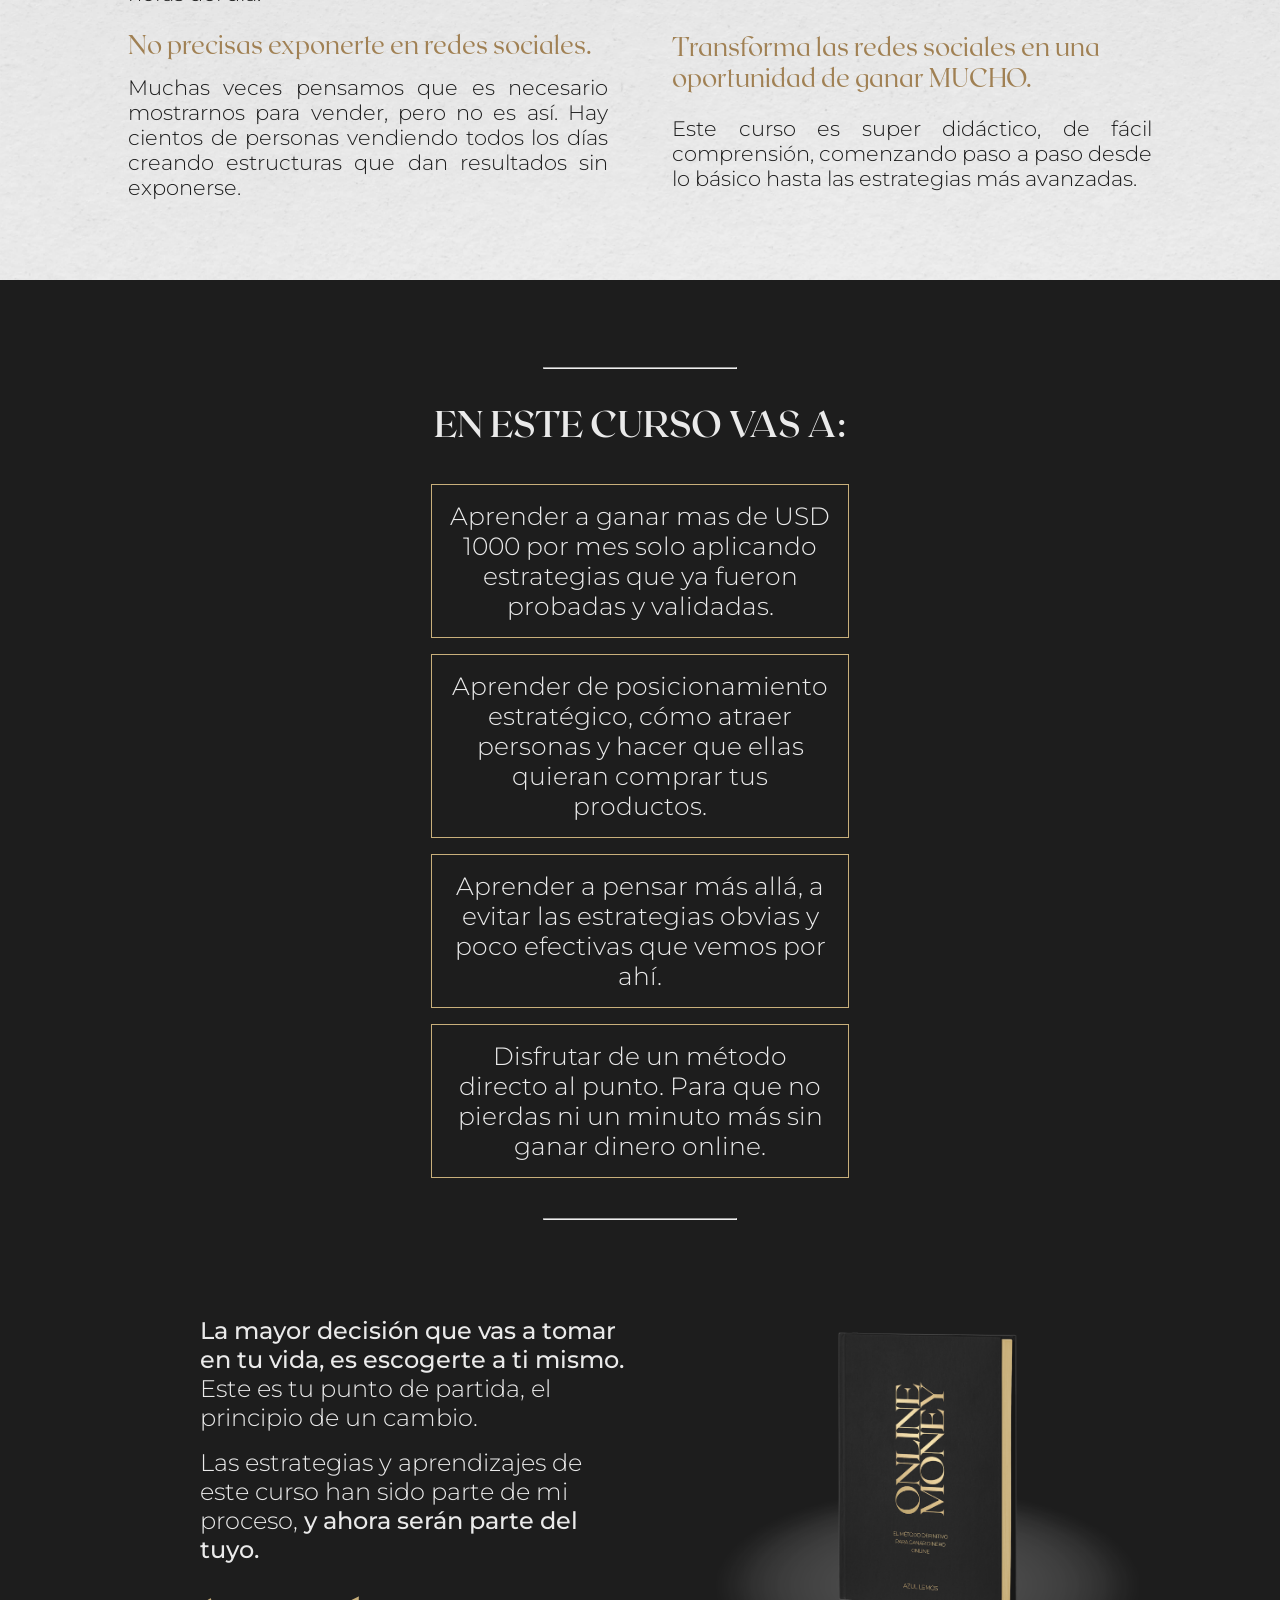
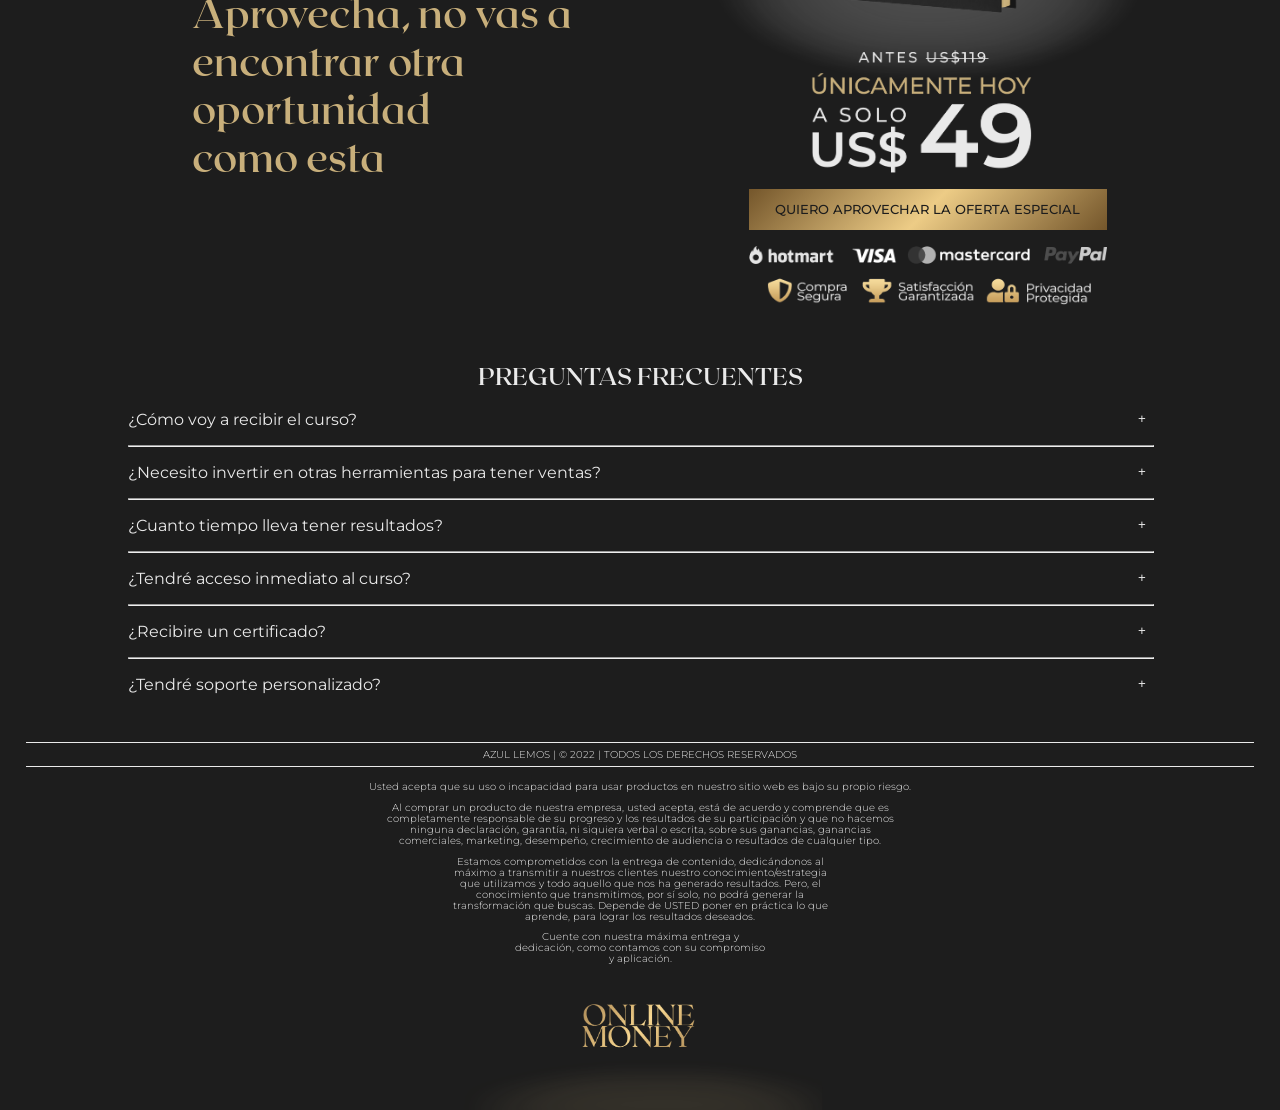
<file: Online-Money/index.html>
<!DOCTYPE html>
<html lang="es">
<head>
    <meta charset="UTF-8">
    <meta http-equiv="X-UA-Compatible" content="IE=edge">
    <meta name="viewport" content="width=device-width, initial-scale=1.0">
    <meta name="description" content="Aprende las estrategias que necesitas para ganar dinero online y lograr la vida que siempre soñaste" >
    <title>Online Money</title>
    <link rel="stylesheet" href="css/principal.css">
    <link rel="stylesheet" href="css/ipad.css">
    <link rel="stylesheet" href="css/large.css">
    <link rel="icon" href="images/Favicon.ico">
    <script src="js/script.js" defer></script>
</head>
<body>
    <header>
        <picture id="logo-header" class="logo">
            <img id="logo-header-img" class="logo" src="images/Logo.png" alt="Logo">
        </picture>
        <section id="nowrap-section">
            <h2 id="subtitulo-header" class="titulo-font center gradiente">
                DESCUBRE el método<br>
                DEFINITIVO para aprender<br>
                a generar DINERO<br>
                con tu celular.
            </h2>
            <div id="nowrap-div">
                <p id="sub-p1" class="parrafo-font center blanco mon-light">
                    A través de un paso a paso simple tú
                    podrás ganar dinero online y lograr la vida que siempre soñaste.
                </p>
                <div id="button-1-container">
                    <a id="button-1-link" href="https://pay.hotmart.com/B70922004I?checkoutMode=10"><button id="button-1">QUIERO COMENZAR AHORA</button></a>
                    <picture id="pagos-1">
                        <img src="images/Tarjetas Boton 2.png" id="pago-desk" alt="Metodos de pago">
                        <img src="images/Tarjetas Boton 1.png" id="pago-mobile" alt="Metodos de pago">
                    </picture>
                </div>
            </div>
        </section>
    </header>
    <main>
        <div id="introduccion">
            <p id="intro-p" class="left negro">Si tu aún no hiciste click en el botón de arriba,
                es porque sientes que este será solo un curso
                más de marketing, o que no es para ti. </p>

            <p id="full-w-p" class="parrafo-font left negro RoxFont">Entonces antes de que salgas de esta <br>página y después te arrepientas, <br>déjame recordarte
                que…</p>

            <div id="cuatro-puntos">
                <section>
                    <h1 class="titulo-font center">
                        I
                    </h1>
                    <p class=" center blanco ">Vas a aprender paso a paso desde lo básico
                        a lo avanzado todo lo que necesitas saber
                        para generar ventas a través de internet y ganar ingresos de más de USD 1000 por mes. </p>
                </section>
                <section>
                    <h1 class="titulo-font center">
                        II
                    </h1>
                    <p class=" center blanco ">
                        Son lecciones cortas, objetivas y prácticas.
                        Mi objetivo es hacer que puedas aplicar las
                        estrategias y obtener resultados lo más rápido posible.
                    </p>
                </section>
                <section>
                    <h1 class="titulo-font center">
                        III
                    </h1>
                    <p class="center blanco ">
                        Este curso contiene todas las estrategias
                        que necesitas para generar ventas diarias.
                        Incluso te doy todos mis scripts prontos para usar y escalar tus ganancias a más de
                        USD 2500 por mes.
                    </p>
                </section>
                <section>
                    <h1 class="titulo-font center">
                        IV
                    </h1>
                    <p class="center blanco"> 
                        No vas a aprender a hacer posts lindos en
                        redes sociales. Vas a aprender a hacer que tu celular sea una fuente de ingresos diarios.
                    </p>
                </section>
            </div>
        </div>
        
        <div id="bullet-points-div" class="parrafo-font center blanco mon-light">
            <h2 class="titulo-font RoxLiFont center">
                ¿Este curso será para mí?
            </h2>
            <p id="primera-lista" class="parrafo-font center blanco TimesFont">
                Ahora debes saber que Online Money
                es para personas que: 
            </p>
            <ul id="bullet-ul-1" class="blanco left">
                <li>Quieren generar dinero extra</li>
                <li>Quieren crear su negocio online</li>
                <li>Están insatisfechas con sus ingresos</li>
                <li>Están cansadas de no generar ventas</li>
            </ul>
            <p id="segunda-lista" class="parrafo-font center blanco mon-light">Ahora debes imaginarte:</p>
            <ul id="bullet-ul-2" class="blanco left">
                <li>Vendiendo todos los días</li>
                <li>Aumentando tus seguidores</li>
                <li>Dominando tu marca personal</li>
                <li>Generando una audiencia dispuesta
                    a comprarte</li>
                <li>Aprendiendo a volverte una autoridad</li>
                <li> Trabajando desde cualquier parte del mundo</li>
            </ul>
            <a href="https://pay.hotmart.com/B70922004I?checkoutMode=10"><button id="bullet-button" class="boton-principal">QUIERO GANAR DINERO ONLINE</button></a>
            <picture id="pagos-2">
                <img src="images/Tarjetas Boton 1.png" alt="">
            </picture>
        </div>
        <div id="cuarto-parrafo">
            <div>
            <h2 class="titulo-font left beige-oscuro">Deja de soñar, ahora debes actuar.</h2>
            <p class="parrafo-font left negro mon-light">Con apenas USD 49, puedes generar un
                ingreso extra inigualable para nunca dejar
                de tener dinero. </p>
            <h2 class="titulo-font left beige-oscuro">
                Con poco tiempo disponible,
                conseguirás generar ingresos.
            </h2>
            <p class="parrafo-font left negro mon-light">
                Dedicando de 1 a 2 horas diarias puedes
                conseguir grandes resultados. El internet
                no duerme, las estrategias trabajan para ti
                las 24 horas del día.
            </p>
            <h2 class="titulo-font left beige-oscuro">
                No precisas exponerte en
                redes sociales.
            </h2>
            <p class="parrafo-font left negro mon-light">
                Muchas veces pensamos que es necesario
                mostrarnos para vender, pero no es así. Hay
                cientos de personas vendiendo todos los días
                creando estructuras que dan resultados sin
                exponerse.
            </p>
            </div>
            <h2 class="titulo-font left beige-oscuro">No debes ser experto en ventas.</h2>
            <p class="parrafo-font left negro mon-light">
                Con este curso no necesitas estar atrás de
                nadie, las personas vendrán a ti por medio
                de estrategias que te ayudarán a atraer la
                audiencia correcta.
            </p>
            <h2 class="titulo-font left beige-oscuro">
                No se trata de números.
            </h2> 
            <p class="parrafo-font left negro mon-light">
                La mayoría de las personas comienzan de
                cero y con pocos seguidores consiguen
                facturar mucho aplicando las técnicas.
            </p>
            <h2 class="titulo-font left beige-oscuro">
                Transforma las redes sociales en
                una oportunidad de ganar MUCHO.
            </h2>
            <p class="parrafo-font left negro mon-light">
                Este curso es super didáctico, de fácil
                comprensión, comenzando paso a paso desde
                lo básico hasta las estrategias más avanzadas.
            </p>
        </div>
        
        <div id="quinto-parrafo">
            <hr>
            <h2 class="titulo-font center blanco">
                EN ESTE CURSO VAS A:
            </h2>
            <p class="parrafo-font center blanco mon-light">
                Aprender a ganar mas de USD 1000 por
                mes solo aplicando estrategias que ya fueron probadas y validadas.
            </p>
            <p class="parrafo-font center blanco mon-light">
                Aprender de posicionamiento estratégico,
                cómo atraer personas y hacer que ellas quieran comprar tus productos. 
            </p>
            <p class="parrafo-font center blanco mon-light">
                Aprender a pensar más allá, a evitar las estrategias obvias y poco efectivas que vemos por ahí.
            </p>
            <p class="parrafo-font center blanco mon-light">
                Disfrutar de un método directo al punto.
                Para que no pierdas ni un minuto más sin ganar dinero online. 
            </p>
            <hr>
        </div>
        
        <div id="libro-div">
            <p class="parrafo-font center blanco mon-light"><strong class="mon-medium">La mayor decisión que vas a tomar en tu vida, es escogerte a ti mismo.</strong> Este es tu punto de partida, el principio de un cambio. </p>
            <p class="parrafo-font center blanco mon-light">
                Las estrategias y aprendizajes de este
                curso han sido parte de mi proceso, <strong class="mon-medium"> y ahora serán parte del tuyo.</strong>
            </p>
            <h2 class="titulo-font center beige-claro">
                Aprovecha, no vas a encontrar
                otra oportunidad <br>como esta
            </h2>
            <div id="libro-antes">
                <picture id="imagen-libro">
                    <img src="images/Recurso 15.png" alt="Libro">
                </picture>
            </div>    
            <a href="https://pay.hotmart.com/B70922004I?checkoutMode=10"><button id="boton-libro" class="boton-principal">QUIERO APROVECHAR LA OFERTA ESPECIAL</button></a>
            <picture id="pagos-3-pic">
                <img id="pagos-3" src="images/Tarjetas Boton 3.png" alt="Metodos de pago">
            </picture>
        </div>
        <div id="faq-div">
            <h2 class="titulo-font center blanco">
                PREGUNTAS FRECUENTES
            </h2>
            <section>
                <p>¿Cómo voy a recibir el curso?</p>
                <button>+</button>
                <p class="closed">Al realizar el registro deberas colocar tu email. Ingresa el email que uses frecuentemente ya que al finalizar la compra recibirás el acceso al curso a ese mail con el que te registraste.</p>
            </section>
            <hr>
            <section>
                <p>¿Necesito invertir en otras herramientas para tener ventas?</p>
                <button>+</button>
                <p class="closed">No es necesario. En este curso te enseño el paso a paso para generar ventas con estrategias orgánicas (sin invertir en anuncios).</p>
            </section>
            <hr>
            <section>
                <p>¿Cuanto tiempo lleva tener resultados?</p>
                <button>+</button>
                <p class="closed">Los resultados van a depender de ti. Utilizando las estrategias del curso con consistencia y dedicación tu éxito sera inevitable. </p>
            </section>
            <hr>
            <section>
                <p>¿Tendré acceso inmediato al curso?</p>
                <button>+</button>
                <p class="closed">Si, al finalizar la compra recibirás a la dirección que email que ingresaste los datos de ingreso al area de miembros. </p>
            </section>
            <hr>
            <section>
                <p>¿Recibire un certificado?</p>
                <button>+</button>
                <p class="closed">Si, recibirás un certificado al finalizar todos los módulos. </p>
            </section>
            <hr>
            <section>
                <p>¿Tendré soporte personalizado?</p>
                <button>+</button>
                <p class="closed">Si, al ingresar al curso verás un módulo de soporte que explica cómo hacer para ingresar a un grupo donde se atenderán todas sus dudas.</p>
            </section>
        </div>
    </main>
    <footer>
        <hr>
        <p id="copyright" class="parrafo-font center blanco mon-light">AZUL LEMOS | &copy; <span>2022</span> | TODOS LOS DERECHOS RESERVADOS</p>
        <hr>
        <p class="center blanco mon-light">Usted acepta que su uso o incapacidad para usar productos en nuestro
            sitio web es bajo su propio riesgo.</p>
        <p class="center blanco mon-light">
            Al comprar un producto de nuestra empresa, usted acepta, está de acuerdo y comprende
            que es completamente responsable de su progreso y los resultados de su participación
            y que no hacemos ninguna declaración, garantía, ni siquiera verbal o escrita, sobre
            sus ganancias, ganancias comerciales, marketing, desempeño, crecimiento de
            audiencia o resultados de cualquier tipo.
        </p>
        <p class="center blanco mon-light">
            Estamos comprometidos con la entrega de contenido, dedicándonos al máximo
            a transmitir a nuestros clientes nuestro conocimiento/estrategia que utilizamos
            y todo aquello que nos ha generado resultados. Pero, el conocimiento que
            transmitimos, por sí solo, no podrá generar la transformación que buscas.
            Depende de USTED poner en práctica lo que aprende, para lograr los
            resultados deseados.
        </p>
        <p class="center blanco mon-light">
            Cuente con nuestra máxima entrega y dedicación, como contamos con su
            compromiso y aplicación.
        </p>
        <picture>
            <img id="logo-final" class="logo" src="images/Logo Final.png" alt="Logo">
        </picture>
    </footer>
</body>
</html>
</file>
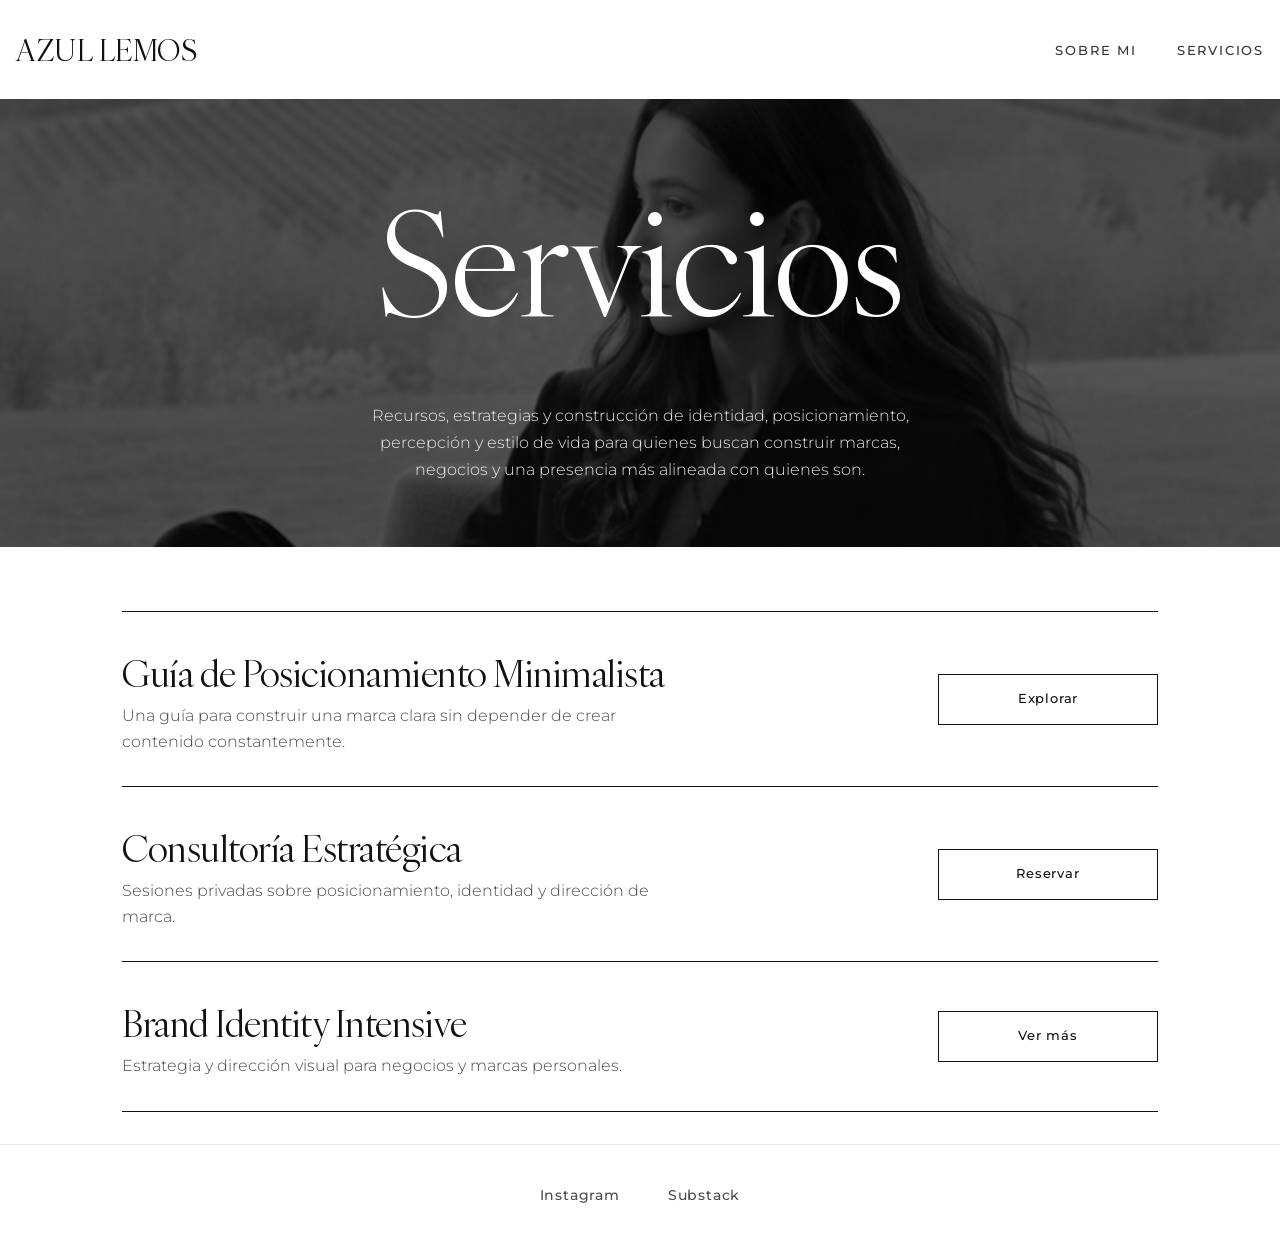
<file: servicios.html>
<!DOCTYPE html>
<html lang="es">

<head>
    <meta charset="UTF-8">
    <meta name="viewport" content="width=device-width, initial-scale=1.0">
    <meta name="description"
        content="Servicios de estrategia, identidad y posicionamiento de marca por Azul Lemos.">
    <title>Azul Lemos | Servicios</title>
    <link rel="stylesheet" href="resources/css/style.css">
</head>

<body>
    <header>
        <h1><a href="index.html" class="logo" id="brand-logo">Azul Lemos</a></h1>
        <nav aria-label="Navegación principal">
            <ul>
                <li><a href="index.html#sobre-mi" id="nav-sobre-mi">SOBRE MI</a></li>
                <li><a href="servicios.html" id="nav-servicios">SERVICIOS</a></li>
            </ul>
        </nav>
    </header>

    <main>
        <section class="services-hero">
            <h1>Servicios</h1>
            <p>
                Recursos, estrategias y construcción de identidad,
                posicionamiento, percepción y estilo de vida para
                quienes buscan construir marcas, negocios y una
                presencia más alineada con quienes son.
            </p>
        </section>

        <section class="services-list" aria-label="Nuestros servicios">
            <div class="service-item">
                <div class="service-content">
                    <h2 class="service-title">Guía de Posicionamiento Minimalista</h2>
                    <p class="service-desc">
                        Una guía para construir una marca clara sin depender de crear
                        contenido constantemente.
                    </p>
                </div>
                <div class="service-action">
                    <a href="Guia-Minimalista/index.html" class="btn-service" id="btn-explorar">Explorar</a>
                </div>
            </div>

            <div class="service-item">
                <div class="service-content">
                    <h2 class="service-title">Consultoría Estratégica</h2>
                    <p class="service-desc">
                        Sesiones privadas sobre posicionamiento, identidad y dirección de
                        marca.
                    </p>
                </div>
                <div class="service-action">
                    <a href="#" class="btn-service" id="btn-reservar">Reservar</a>
                </div>
            </div>

            <div class="service-item">
                <div class="service-content">
                    <h2 class="service-title">Brand Identity Intensive</h2>
                    <p class="service-desc">
                        Estrategia y dirección visual para negocios y marcas personales.
                    </p>
                </div>
                <div class="service-action">
                    <a href="#" class="btn-service" id="btn-ver-mas">Ver más</a>
                </div>
            </div>
        </section>
    </main>

    <hr class="divider">

    <footer>
        <a href="https://instagram.com" target="_blank" rel="noopener" id="footer-instagram">Instagram</a>
        <a href="https://substack.com" target="_blank" rel="noopener" id="footer-substack">Substack</a>
    </footer>
</body>

</html>
</file>
<file: resources/css/style.css>
@import url('https://fonts.googleapis.com/css2?family=Montserrat:ital,wght@0,300;0,400;0,500;0,600;1,300;1,400&display=swap');

@font-face {
    font-family: 'IvyOra';
    src: url('../fonts/IvyOra/IvyOraDisplay-Regular.ttf') format('truetype');
    font-weight: normal;
    font-style: normal;
    font-display: swap;
}

@font-face {
    font-family: 'IvyOra';
    src: url('../fonts/IvyOra/IvyOraDisplay-RegularItalic.ttf') format('truetype');
    font-weight: normal;
    font-style: italic;
    font-display: swap;
}

/* --------------------------------------------------------------------------
   Design Tokens (CSS Variables)
   -------------------------------------------------------------------------- */
:root {
    --bg-color: #ffffff;
    --text-primary: #111111;
    --text-secondary: #4a4a4a;
    --text-muted: #777777;

    --font-serif: 'IvyOra';
    --font-sans: 'Montserrat', sans-serif;

    --border-light: #e6e6e6;
    --border-dark: #111111;

    --transition-smooth: all 0.3s cubic-bezier(0.25, 0.8, 0.25, 1);
}

/* --------------------------------------------------------------------------
   Base Resets
   -------------------------------------------------------------------------- */
* {
    box-sizing: border-box;
    margin: 0;
    padding: 0;
}

body {
    background-color: var(--bg-color);
    color: var(--text-primary);
    font-family: var(--font-sans);
    line-height: 1.6;
    overflow-x: hidden;
}

/* --------------------------------------------------------------------------
   Header / Navigation
   -------------------------------------------------------------------------- */
header {
    width: 100%;
    background-color: var(--bg-color);
    padding: 1.5rem 1rem;
    display: flex;
    justify-content: space-between;
    align-items: center;
    position: relative;
    z-index: 10;
}

header .logo {
    font-family: var(--font-serif);
    font-size: 1.85rem;
    font-weight: normal;
    text-transform: uppercase;
    letter-spacing: 0.5px;
    text-decoration: none;
    color: var(--text-primary);
    user-select: none;
}

header nav {
    display: flex;
    align-items: center;
}

header nav ul {
    list-style: none;
    display: flex;
    gap: 2.5rem;
}

header nav a {
    text-decoration: none;
    color: var(--text-primary);
    font-family: var(--font-sans);
    font-size: 0.8rem;
    font-weight: 500;
    letter-spacing: 1.8px;
    text-transform: uppercase;
    transition: var(--transition-smooth);
    opacity: 0.85;
    position: relative;
    padding-bottom: 3px;
}

header nav a::after {
    content: '';
    position: absolute;
    bottom: 0;
    left: 0;
    width: 0;
    height: 1px;
    background-color: var(--text-primary);
    transition: var(--transition-smooth);
}

header nav a:hover {
    opacity: 1;
}

header nav a:hover::after {
    width: 100%;
}

/* --------------------------------------------------------------------------
   Main Content Layout
   -------------------------------------------------------------------------- */
main {
    width: 100%;
    max-width: 100%;
    margin: 0 auto;
}

/* Hero Image Section */
.hero-image-container {
    width: 100%;
    max-width: 100%;
    padding: 0;
    margin-bottom: 4.5rem;
    overflow: hidden;
}

.hero-image-container img {
    width: 100%;
    height: 80vh;
    object-fit: cover;
    display: block;
    filter: grayscale(100%);
    transition: filter 0.8s ease;
}

/* Highlight the fine photography with subtle richness */
.hero-image-container img:hover {
    filter: grayscale(80%);
}

/* Narrative / Statement Section */
.narrative-section {
    width: 100%;
    max-width: 820px;
    margin: 0 auto;
    padding: 0 2rem;
    text-align: center;
    margin-bottom: 5.5rem;
}

.narrative-title {
    font-family: var(--font-serif);
    font-size: 2.9rem;
    line-height: 1.25;
    font-weight: normal;
    color: var(--text-primary);
    margin-bottom: 2.2rem;
    letter-spacing: -0.5px;
}

.narrative-paragraph {
    font-family: var(--font-sans);
    font-size: 1.15rem;
    font-weight: 300;
    line-height: 1.7;
    color: var(--text-secondary);
    max-width: 700px;
    margin: 0 auto 1.8rem auto;
    letter-spacing: 0.2px;
}

/* Elegant Outline Button */
.btn-outline {
    display: inline-block;
    padding: 0.9rem 2.8rem;
    border: 1px solid var(--border-dark);
    background-color: transparent;
    color: var(--text-primary);
    font-family: var(--font-sans);
    font-size: 0.8rem;
    font-weight: 500;
    text-transform: capitalize;
    letter-spacing: 0.8px;
    text-decoration: none;
    margin-top: 1.5rem;
    cursor: pointer;
    transition: var(--transition-smooth);
}

.btn-outline:hover {
    background-color: var(--text-primary);
    color: var(--bg-color);
    transform: translateY(-1px);
    box-shadow: 0 4px 12px rgba(0, 0, 0, 0.05);
}

.btn-outline:active {
    transform: translateY(0);
}

/* --------------------------------------------------------------------------
   Footer and Dividers
   -------------------------------------------------------------------------- */
.divider {
    border: 0;
    height: 1px;
    background-color: var(--border-light);
    width: 100%;
}

footer {
    width: 100%;
    padding: 2.5rem 8%;
    display: flex;
    justify-content: center;
    gap: 3rem;
    background-color: var(--bg-color);
}

footer a {
    font-family: var(--font-sans);
    font-size: 0.85rem;
    font-weight: 500;
    color: var(--text-primary);
    text-decoration: none;
    text-transform: capitalize;
    letter-spacing: 0.8px;
    opacity: 0.75;
    transition: var(--transition-smooth);
    position: relative;
}

footer a::after {
    content: '';
    position: absolute;
    bottom: -2px;
    left: 0;
    width: 0;
    height: 1px;
    background-color: var(--text-primary);
    transition: var(--transition-smooth);
}

footer a:hover {
    opacity: 1;
}

footer a:hover::after {
    width: 100%;
}

/* --------------------------------------------------------------------------
   Servicios Page Specific Styles
   -------------------------------------------------------------------------- */

.services-hero {
    position: relative;
    width: 100%;
    height: fit-content;
    background-image: linear-gradient(rgba(0, 0, 0, 0.55), rgba(0, 0, 0, 0.55)), url('../images/home_img.png');
    background-size: cover;
    background-position: center;
    display: flex;
    flex-direction: column;
    justify-content: center;
    align-items: center;
    text-align: center;
    color: #ffffff;
    padding: 3rem;
    padding-bottom: 4rem;
    margin-bottom: 4rem;
}

.services-hero h1 {
    font-family: var(--font-serif);
    font-size: 9rem;
    font-weight: normal;
    margin-bottom: 1.5rem;
    letter-spacing: -1px;
}

.services-hero p {
    font-family: var(--font-sans);
    font-size: 1rem;
    font-weight: 300;
    line-height: 1.7;
    max-width: 580px;
    color: rgba(255, 255, 255, 0.9);
}

.services-list {
    width: 100%;
    max-width: 1100px;
    margin: 0 auto 2rem auto;
    padding: 0 2rem;
}

.service-item {
    display: flex;
    justify-content: space-between;
    align-items: center;
    padding: 2rem 0;
    border-bottom: 1px solid var(--border-dark);
}

.service-item h2 {
    margin-bottom: 0;
}

.service-item:first-child {
    border-top: 1px solid var(--border-dark);
}

.service-content {
    max-width: 600px;
    padding-right: 2rem;
}

.service-title {
    font-family: var(--font-serif);
    font-size: 2.3rem;
    font-weight: normal;
    color: var(--text-primary);
    margin-bottom: 1rem;
    letter-spacing: -0.5px;
}

.service-desc {
    font-family: var(--font-sans);
    font-size: 1rem;
    font-weight: 300;
    color: var(--text-secondary);
    line-height: 1.6;
}

.btn-service {
    display: inline-block;
    width: 220px;
    padding: 0.9rem 0;
    border: 1px solid var(--border-dark);
    background-color: var(--bg-color);
    color: var(--text-primary);
    font-family: var(--font-sans);
    font-size: 0.8rem;
    font-weight: 500;
    text-align: center;
    text-decoration: none;
    letter-spacing: 0.8px;
    transition: var(--transition-smooth);
    cursor: pointer;
}

.btn-service:hover {
    background-color: var(--text-primary);
    color: var(--bg-color);
    box-shadow: 0 4px 12px rgba(0, 0, 0, 0.05);
}

/* --------------------------------------------------------------------------
   Responsive Design Breakpoints
   -------------------------------------------------------------------------- */

/* Medium Screens (e.g., Laptops and Tablets in Landscape) */
@media (max-width: 1024px) {
    header {
        padding: 2rem 5%;
    }

    .hero-image-container {
        padding: 0;
    }

    .narrative-title {
        font-size: 2.4rem;
    }

    .narrative-paragraph {
        font-size: 1.05rem;
    }

    footer {
        padding: 2.2rem 5%;
    }

    .services-hero {
        height: 420px;
        margin-bottom: 4rem;
    }

    .services-hero h1 {
        font-size: 4rem;
    }

    .services-list {
        margin-bottom: 4rem;
    }

    .service-title {
        font-size: 2rem;
    }
}

/* Small Screens (e.g., Tablets and Large Mobiles) */
@media (max-width: 768px) {
    header {
        padding: 1.8rem 6%;
    }

    header .logo {
        font-size: 1.6rem;
    }

    header nav ul {
        gap: 1.5rem;
    }

    header nav a {
        font-size: 0.75rem;
        letter-spacing: 1px;
    }

    .hero-image-container {
        padding: 0;
        margin-bottom: 3.5rem;
    }

    .narrative-section {
        padding: 0 3.5rem;
        margin-bottom: 4.5rem;
    }

    .narrative-title {
        font-size: 2rem;
        line-height: 1.3;
        margin-bottom: 1.8rem;
    }

    .narrative-paragraph {
        font-size: 1rem;
        line-height: 1.65;
        margin-bottom: 1.5rem;
    }

    .btn-outline {
        padding: 0.85rem 2.2rem;
        font-size: 0.75rem;
    }

    footer {
        gap: 2.2rem;
        padding: 2rem 6%;
    }

    .services-hero {
        height: 380px;
        margin-bottom: 3.5rem;
    }

    .services-hero h1 {
        font-size: 3rem;
        margin-bottom: 1rem;
    }

    .services-hero p {
        font-size: 0.95rem;
        max-width: 100%;
    }

    .services-list {
        margin-bottom: 3.5rem;
    }

    .service-item {
        flex-direction: column;
        align-items: flex-start;
        gap: 1.5rem;
        padding: 2.5rem 0;
    }

    .service-content {
        padding-right: 0;
    }

    .service-title {
        font-size: 1.8rem;
    }

    .service-desc {
        font-size: 0.95rem;
    }

    .service-action {
        width: 100%;
    }

    .btn-service {
        width: 100%;
        padding: 0.85rem 0;
    }
}

/* Micro Devices (Small Mobiles) */
@media (max-width: 480px) {
    header {
        flex-direction: column;
        gap: 1rem;
        padding: 1.5rem 5%;
        text-align: center;
    }

    header nav ul {
        gap: 1.2rem;
    }

    .hero-image-container {
        padding: 0;
        /* Bleed to edge for dramatic impact on tiny screens */
        margin-bottom: 2.8rem;
    }

    .narrative-section {
        padding: 0 1.2rem;
        margin-bottom: 3.8rem;
    }

    .narrative-title {
        font-size: 1.6rem;
        line-height: 1.35;
        margin-bottom: 1.5rem;
        letter-spacing: -0.2px;
    }

    .narrative-paragraph {
        font-size: 0.95rem;
    }

    footer {
        padding: 1.8rem 5%;
        gap: 1.8rem;
    }

    .services-hero {
        height: 340px;
        margin-bottom: 2.8rem;
        padding: 1.5rem 1rem;
    }

    .services-hero h1 {
        font-size: 2.4rem;
        letter-spacing: -0.5px;
    }

    .services-hero p {
        font-size: 0.9rem;
        line-height: 1.6;
    }

    .services-list {
        margin-bottom: 2.8rem;
        padding: 0 1.2rem;
    }

    .service-item {
        padding: 2rem 0;
        gap: 1.2rem;
    }

    .service-title {
        font-size: 1.5rem;
        line-height: 1.3;
    }

    .service-desc {
        font-size: 0.9rem;
    }
}
</file>
<file: gpm/css/index.css>
:root {
    --bg-color: #7e7b7b;
    /* Gris claro de fondo */
    --text-color: #ffffff;
    --accent-color: #ffffff;
    --gris-claro: #e9e9e9;
    --gris-oscuro: #1f1f1f;
}

/*Fuentes*/
@font-face {
    font-family: 'IvyOra';
    src: url('../../resources/fonts/IvyOra/IvyOraDisplay-Regular.ttf') format('truetype');
    font-weight: normal;
    font-style: normal;
    font-display: swap;
}

@font-face {
    font-family: 'IvyOra';
    src: url('../../resources/fonts/IvyOra/IvyOraDisplay-RegularItalic.ttf') format('truetype');
    font-weight: normal;
    font-style: italic;
    font-display: swap;
}


@import url('https://fonts.googleapis.com/css2?family=Montserrat:ital,wght@0,100..900;1,100..900&display=swap');
@import url('https://fonts.googleapis.com/css2?family=Montserrat:wght@100..900&display=swap');

* {
    box-sizing: border-box;
}

body {
    font-family: 'Inter', sans-serif;
    background-color: black;
    color: var(--text-color);
    overflow-x: hidden;
    margin: 0;
}

/*Text Styles*/
.title {
    font-family: 'IvyOra', serif;
    font-size: 5.5rem;
    line-height: 1;
    font-weight: 200;
    letter-spacing: -5px;
    margin-bottom: 2rem;
    text-transform: uppercase;
}

.subtitle {
    font-family: 'IvyOra';
    font-size: 3.5rem;
    line-height: 1;
    font-weight: 500;
    letter-spacing: -2px;
    margin-bottom: 2rem;
}

.description {
    font-size: 1.1rem;
    line-height: 1.6;
    margin-bottom: 2.5rem;
    font-weight: 300;
    font-family: 'Montserrat';
}

p {
    font-family: 'Montserrat';
    font-size: 1.3rem;
    line-height: 1.5;
}

.italic-serif {
    font-family: 'IvyOra';
    font-style: italic;
}

.btn-1 {
    display: inline-block;
    padding: 12px 24px;
    border: 1px solid var(--text-color);
    text-decoration: none;
    color: var(--text-color);
    font-size: 1rem;
    letter-spacing: 1px;
    transition: all 0.3s ease;
}

.btn-1:hover {
    background-color: var(--text-color);
    color: var(--gris-oscuro);
    border-color: var(--text-color);
}

.btn-2 {
    display: inline-block;
    padding: 12px 24px;
    border: 1px solid black;
    text-decoration: none;
    color: black;
    font-size: 1rem;
    letter-spacing: 1px;
    transition: all 0.3s ease;
}

.btn-2:hover {
    background-color: black;
    color: white;
    border-color: black;
}

#container-1,
#container-2,
#container-3,
#container-4,
#container-5,
#container-6,
#container-7,
#container-8 {
    padding: 9rem 8rem;
}

/* Container 4 */
#container-4 {
    display: flex;
    flex-direction: column;
    justify-content: center;
    align-items: center;
    color: white;
    background-image: url(../images/fondoContainer4.png);
    background-size: cover;
}

#container-4 .subtitle {
    margin-bottom: 3rem;
    text-align: center;
}

.features-grid {
    display: flex;
    justify-content: space-between;
    gap: 2rem;
    width: 100%;
    margin-bottom: 2rem;
    flex-wrap: wrap;
    /* Ensure responsiveness */
}

.feature-card {
    border: 2px solid white;
    padding: 2rem 1.5rem;
    flex: 1;
    aspect-ratio: 1 / 1;
    display: flex;
    align-items: center;
    justify-content: center;
    text-align: center;
}

.feature-card p {
    font-size: 1.25rem;
    font-family: 'Cormorant Garamond', serif;
    font-weight: 200;
    line-height: 1.4;
    color: white;
}

/* Container 5 */
#container-5 {
    display: grid;
    grid-template-columns: 40vw 1fr;
    padding: 0 !important;
    /* Override standard padding */
    background-color: #1a1a1a;
    color: white;
}

#container-5 aside:first-of-type {
    grid-column: 1 / 2;
    align-self: start;
    height: 100vh;
    position: sticky;
    top: 0;
}

#container-5 aside:first-of-type img {
    width: 100%;
    height: 100%;
    object-fit: cover;
    display: block;
}

#container-5 .subtitle {
    margin: 0;
    text-align: left;
    color: white;
}

#container-5 aside:last-of-type {
    grid-column: 2 / 3;
    align-self: center;
    padding: 4rem;
}

#container-5 aside:last-of-type p:first-of-type {
    margin-bottom: 2rem;
    font-size: 1.3rem;
    opacity: 0.8;
}

.module-item {
    border-bottom: 1px solid rgba(255, 255, 255, 0.2);
    padding: 0.5rem 0;
    /* Updated padding */
    display: flex;
    flex-wrap: wrap;
    /* Allow content to wrap */
    justify-content: space-between;
    align-items: center;
    cursor: pointer;
    /* Make it look clickable */
}

.module-item:first-child {
    border-top: 1px solid rgba(255, 255, 255, 0.2);
}

.module-item>p {
    margin: 0 !important;
    font-weight: 200;
    font-family: 'Cormorant Garamond', serif;

}

.module-item button {
    background: none;
    border: none;
    color: white;
    font-size: 1.5rem;
    cursor: pointer;
    font-weight: 100;
}

/* Ensure detail content is white */
.module-detail {
    width: 100%;
    /* force break to new line */
    color: #cccccc;
}

.module-detail ul {
    list-style: none;
    padding: 0;
    margin: 1rem 0 1.5rem 0;
    /* Add bottom margin */
}

.module-detail li {
    font-family: 'Montserrat', sans-serif;
    font-weight: 300;
    font-size: 1rem;
    line-height: 1.6;
    margin-bottom: 0.8rem;
    color: #e0e0e0;
    position: relative;
    padding-left: 1.5rem;
}

.module-detail li::before {
    content: "•";
    color: white;
    position: absolute;
    left: 0;
    transform: scale(1.2);
    /* Slightly larger */
    display: inline-block;
}

/* Container 1 */
#container-1 {
    background-color: var(--bg-color);
    height: fit-content;
    background-image: url(../images/fondoContainer1r.png);
    background-size: cover;
}

/* Container 2 */
#container-2 {
    background-color: var(--gris-claro);
    color: black;
    display: flex;
    flex-direction: column;
    align-items: center;
}

/* Container 3 */
#container-3 {
    background-color: var(--gris-oscuro);
    display: flex;
    flex-direction: column;
    align-items: center;
    align-content: center;
}

.paragraph-3 {
    margin: 1rem auto;
}

.paragraph-3 p {
    margin: 0;
    text-align: center;
}



/*Container 6 - Feedback*/
#container-6 {
    background-color: var(--gris-claro);
}

#feedback-grid {
    max-width: 100vw;
    max-height: fit-content;
    display: grid;
    grid-template-columns: repeat(3, 1fr);
    grid-template-rows: repeat(3, auto);
    column-gap: 1rem;
}

#fdb1,
#fdb2,
#fdb3 {
    max-width: 100%;
    align-self: flex-end;
}

#fdb1 {
    grid-column: 1/2;
    grid-row: 3/4;
}

#fdb2 {
    grid-column: 2/3;
    grid-row: 4/2;
}

#fdb3 {
    grid-column: 3/4;
    grid-row: 1/4;
    left: 0;
}

#feedback-grid h2 {
    grid-column: 1/3;
    grid-row: 1/2;
    color: black;
    align-self: flex-start;
    margin: 0;
}

#feedback-grid p {
    grid-column: 1/2;
    grid-row: 2/3;
    color: black;
    margin: 0;
    align-self: flex-start;
}




/*Animacion FAQ*/
.faq-quest {
    transition: margin-bottom 0.5s ease;
}

.faq-ans {
    max-height: 0;
    overflow: hidden;
    transition: max-height 0.5s ease;
}

.faq-ans.activo {
    max-height: 500px;
}

/*Animacion Etapas*/
.module-list {
    transition: margin-bottom 0.5s ease;
}

.module-detail {
    max-height: 0;
    overflow: hidden;
    transition: max-height 0.5s ease;
}

.module-detail.activo {
    max-height: 1000px;
}

/* Container 7 - Pricing */
#container-7 {
    background-color: #1f1f1f;
    background-color: #1a1a1a;
    color: white;
    text-align: center;
    display: flex;
    flex-direction: column;
    align-items: center;
    justify-content: center;
    padding-bottom: 0;
}

#container-7 .subtitle {
    margin-bottom: 2rem;
    font-size: 2.5rem;
    line-height: 1.2;
}

#container-7 .description {
    font-size: 1.1rem;
    opacity: 0.8;
    margin-bottom: 3rem;
    line-height: 1.6;
}

.price-info {
    display: flex;
    flex-direction: column;
    align-items: center;
    gap: 0.5rem;
    margin-bottom: 3rem;
}

.price-label {
    font-family: 'Montserrat', sans-serif;
    font-size: 0.8rem;
    letter-spacing: 2px;
    text-transform: uppercase;
    margin: 0;
    opacity: 0.8;
}

.price-amount {
    font-family: 'Cormorant Garamond', serif;
    font-size: 5rem;
    margin: 0;
    line-height: 1;
    font-weight: 400;
    text-align: center;
    font-variant-numeric: lining-nums;
}

.price-installments {
    font-family: 'Montserrat', sans-serif;
    font-size: 0.7rem;
    letter-spacing: 1px;
    text-transform: uppercase;
    margin: 0;
    opacity: 0.8;
    line-height: 1.4;
}

#container-7 .btn-1 {
    border-color: white;
    color: white;
    padding: 1rem 3rem;
}

#container-7 .btn-1:hover {
    background-color: white;
    color: black;
}

/* Container 8 - FAQ */
#container-8 {
    background-color: #1a1a1a;
    color: white;
    display: flex;
    flex-direction: column;
    align-items: center;
    padding-top: 3rem;
}

#container-8 .subtitle {
    font-size: 3rem;
    /* Larger as per image */
    text-align: center;
    margin-bottom: 4rem;
}

.faq-container {
    width: 100%;
    max-width: 800px;
    display: flex;
    flex-direction: column;
}

.faq-quest {
    border-bottom: 1px solid rgba(255, 255, 255, 0.3);
    padding: 0.5rem 0;
    display: flex;
    flex-wrap: wrap;
    justify-content: space-between;
    align-items: center;
    cursor: pointer;
}

.faq-quest:first-child {
    border-top: 1px solid rgba(255, 255, 255, 0.3);
}

.faq-quest>p {
    margin: 0;
    /* Remove default p margin in question */
    font-family: 'Cormorant Garamond', serif;
    font-size: 1.3rem;
    font-weight: 200;
    flex: 1;
    /* Take available text space */
    padding-right: 1rem;
}

.faq-quest button {
    background: none;
    border: none;
    color: white;
    font-size: 1.5rem;
    font-weight: 200;
    cursor: pointer;
    padding: 0 0.5rem;
}

.faq-ans {
    width: 100%;
    /* Keep animation styles from original css if applicable, overriding minimal things */
    color: #cccccc;
    /* Ensure max-height logic from previous CSS works, just adding typography */
}

.faq-ans p {
    font-family: 'Montserrat', sans-serif;
    font-weight: 300;
    font-size: 1rem;
    line-height: 1.6;
    margin-top: 1rem;
    margin-bottom: 1rem;
}

@media (max-width: 1250px) {
    .no-mobile-br {
        display: none !important;
    }
}
</file>
<file: gpm/css/index-mobile.css>
/* Global Mobile Adjustments */
#container-1,
#container-2,
#container-3,
#container-4,
#container-5,
#container-6,
#container-7,
#container-8,
.no-mobile-br {
    padding: 4rem 3rem;
    /* Reduced padding for mobile */
}

/* Typography Adjustments */
.title {
    font-size: 2rem;
    letter-spacing: 1px;
    /* Smaller title */
}

.subtitle {
    font-size: 2rem !important;
    /* Smaller subtitle */
}

p,
.description {
    font-size: 1rem !important;
    /* Readable paragraph size */
}

/* Container 1 */
#container-1 {
    min-height: 80vh;
    display: flex;
    align-items: center;
    background-position: 70% center;
}

#container-1 h1 {
    font-size: 2rem;
}

#container-1 p {
    font-size: 1.1rem !important;
}

#container-1 p br {
    display: none;
}

#container-1 .btn-1 {
    font-size: 0.8rem;
    padding: 1rem;
    text-wrap: nowrap;
}

/*Container 2*/
#container-2 br {
    display: none;
}

#container-2 p {
    margin-top: 0;
}

.btn-2 {
    font-size: 1rem;
    padding: 1rem;
    text-wrap: nowrap;
}

/* Container 3*/
.paragraph-3 {
    margin: 0.5rem auto;
}

/* Container 4 - Flex Column as requested */
#container-4 .features-grid {
    display: flex;
    flex-direction: column;
    gap: 1.5rem;
    align-items: center;
    max-width: 80%;
}

#container-4 .feature-card {
    aspect-ratio: auto;
    /* Remove 1/1 aspect ratio if needed, or keep it */
    min-height: 200px;
    width: 100%;
}

/* Container 5 - Stack Layout */
#container-5 {
    display: flex;
    /* Override grid */
    flex-direction: column;
    padding: 0 !important;
    position: relative;
    overflow: hidden;
    /* Ensure fixed height image doesn't overflow if we set it crazy high, or just for cleanliness */
}

#container-5 aside:first-of-type {
    position: absolute;
    top: 0;
    left: 0;
    width: 100%;
    /* Fix height to avoid resizing/zooming during accordion animation */
    height: 100vh;
    opacity: 0.1;
    z-index: 0;
    /* Ensure it stays behind */
    pointer-events: none;
}

#container-5 aside:first-of-type img {
    height: 100%;
    object-fit: cover;
}

#container-5 .subtitle {
    margin: 3rem 0 0 0;
    z-index: 1;
}

#container-5 aside:last-of-type {
    padding: 0 2rem 4rem 2rem;
}

/* Container 6 - Feedback */
#feedback-grid {
    display: flex;
    flex-direction: column;
}

#feedback-grid h2,
#feedback-grid p {
    text-align: center;
    align-self: center;
    margin-bottom: 2rem;
}

#feedback-grid h2 br,
#feedback-grid p br,
#container-7 div h2 br,
#container-7 div p br {
    display: none;
}

#fdb1,
#fdb2,
#fdb3 {
    grid-column: auto;
    grid-row: auto;
    align-self: center;
    max-width: 80%;
    margin: 0 auto;
}

/* Container 7 - Pricing */
#container-7 .price-info {
    border-top: 1px solid rgba(255, 255, 255, 0.15);
    border-bottom: 1px solid rgba(255, 255, 255, 0.15);
    padding: 2.5rem 1rem;
    margin: 2rem 0;
    width: 100%;
}

#container-7 .price-amount {
    font-size: 4rem !important;
    line-height: 1;
}

#container-7 .price-label {
    font-size: 0.9rem !important;
    letter-spacing: 3px;
    margin-bottom: 0.5rem;
}

#container-7 .subtitle {
    font-size: 2rem !important;
}

#container-7 .btn-1 {
    width: 100%;
    max-width: 300px;
}

/* Container 8 - FAQ */
#container-8 .subtitle {
    font-size: 2.5rem;
    margin-bottom: 2rem;
}

#container-8 .faq-container {
    width: 70%;
    min-width: 300px;
}

.faq-quest>p {
    font-size: 1.2rem;
}

#container-7 {
    padding-bottom: 0;
}

#container-8 {
    margin-top: 0;
}
</file>
<file: Guia-Minimalista/css/index.css>
:root {
    --bg-color: #7e7b7b;
    /* Gris claro de fondo */
    --text-color: #ffffff;
    --accent-color: #ffffff;
    --gris-claro: #e9e9e9;
    --gris-oscuro: #1f1f1f;
}

/*Fuentes*/
@font-face {
    font-family: 'IvyOra';
    src: url('../../resources/fonts/IvyOra/IvyOraDisplay-Regular.ttf') format('truetype');
    font-weight: normal;
    font-style: normal;
    font-display: swap;
}

@font-face {
    font-family: 'IvyOra';
    src: url('../../resources/fonts/IvyOra/IvyOraDisplay-RegularItalic.ttf') format('truetype');
    font-weight: normal;
    font-style: italic;
    font-display: swap;
}


@import url('https://fonts.googleapis.com/css2?family=Montserrat:ital,wght@0,100..900;1,100..900&display=swap');
@import url('https://fonts.googleapis.com/css2?family=Montserrat:wght@100..900&display=swap');

* {
    box-sizing: border-box;
}

body {
    font-family: 'Inter', sans-serif;
    background-color: black;
    color: var(--text-color);
    overflow-x: hidden;
    margin: 0;
}

/*Text Styles*/
.title {
    font-family: 'IvyOra', serif;
    font-size: 5.5rem;
    line-height: 1;
    font-weight: 200;
    letter-spacing: -5px;
    margin-bottom: 2rem;
    text-transform: uppercase;
}

.subtitle {
    font-family: 'IvyOra';
    font-size: 3.5rem;
    line-height: 1;
    font-weight: 500;
    letter-spacing: -2px;
    margin-bottom: 2rem;
}

.description {
    font-size: 1.1rem;
    line-height: 1.6;
    margin-bottom: 2.5rem;
    font-weight: 300;
    font-family: 'Montserrat';
}

p {
    font-family: 'Montserrat';
    font-size: 1.3rem;
    line-height: 1.5;
}

.italic-serif {
    font-family: 'IvyOra';
    font-style: italic;
}

.btn-1 {
    display: inline-block;
    padding: 12px 24px;
    border: 1px solid var(--text-color);
    text-decoration: none;
    color: var(--text-color);
    font-size: 1rem;
    letter-spacing: 1px;
    transition: all 0.3s ease;
}

.btn-1:hover {
    background-color: var(--text-color);
    color: var(--gris-oscuro);
    border-color: var(--text-color);
}

.btn-2 {
    display: inline-block;
    padding: 12px 24px;
    border: 1px solid black;
    text-decoration: none;
    color: black;
    font-size: 1rem;
    letter-spacing: 1px;
    transition: all 0.3s ease;
}

.btn-2:hover {
    background-color: black;
    color: white;
    border-color: black;
}

#container-1,
#container-2,
#container-3,
#container-4,
#container-5,
#container-6,
#container-7,
#container-8 {
    padding: 9rem 8rem;
}

/* Container 4 */
#container-4 {
    display: flex;
    flex-direction: column;
    justify-content: center;
    align-items: center;
    color: white;
    background-image: url(../images/fondoContainer4.png);
    background-size: cover;
}

#container-4 .subtitle {
    margin-bottom: 3rem;
    text-align: center;
}

.features-grid {
    display: flex;
    justify-content: space-between;
    gap: 2rem;
    width: 100%;
    margin-bottom: 2rem;
    flex-wrap: wrap;
    /* Ensure responsiveness */
}

.feature-card {
    border: 2px solid white;
    padding: 2rem 1.5rem;
    flex: 1;
    aspect-ratio: 1 / 1;
    display: flex;
    align-items: center;
    justify-content: center;
    text-align: center;
}

.feature-card p {
    font-size: 1.25rem;
    font-family: 'Cormorant Garamond', serif;
    font-weight: 200;
    line-height: 1.4;
    color: white;
}

/* Container 5 */
#container-5 {
    display: grid;
    grid-template-columns: 40vw 1fr;
    padding: 0 !important;
    /* Override standard padding */
    background-color: #1a1a1a;
    color: white;
}

#container-5 aside:first-of-type {
    grid-column: 1 / 2;
    align-self: start;
    height: 100vh;
    position: sticky;
    top: 0;
}

#container-5 aside:first-of-type img {
    width: 100%;
    height: 100%;
    object-fit: cover;
    display: block;
}

#container-5 .subtitle {
    margin: 0;
    text-align: left;
    color: white;
}

#container-5 aside:last-of-type {
    grid-column: 2 / 3;
    align-self: center;
    padding: 4rem;
}

#container-5 aside:last-of-type p:first-of-type {
    margin-bottom: 2rem;
    font-size: 1.3rem;
    opacity: 0.8;
}

.module-item {
    border-bottom: 1px solid rgba(255, 255, 255, 0.2);
    padding: 0.5rem 0;
    /* Updated padding */
    display: flex;
    flex-wrap: wrap;
    /* Allow content to wrap */
    justify-content: space-between;
    align-items: center;
    cursor: pointer;
    /* Make it look clickable */
}

.module-item:first-child {
    border-top: 1px solid rgba(255, 255, 255, 0.2);
}

.module-item>p {
    margin: 0 !important;
    font-weight: 200;
    font-family: 'Cormorant Garamond', serif;

}

.module-item button {
    background: none;
    border: none;
    color: white;
    font-size: 1.5rem;
    cursor: pointer;
    font-weight: 100;
}

/* Ensure detail content is white */
.module-detail {
    width: 100%;
    /* force break to new line */
    color: #cccccc;
}

.module-detail ul {
    list-style: none;
    padding: 0;
    margin: 1rem 0 1.5rem 0;
    /* Add bottom margin */
}

.module-detail li {
    font-family: 'Montserrat', sans-serif;
    font-weight: 300;
    font-size: 1rem;
    line-height: 1.6;
    margin-bottom: 0.8rem;
    color: #e0e0e0;
    position: relative;
    padding-left: 1.5rem;
}

.module-detail li::before {
    content: "•";
    color: white;
    position: absolute;
    left: 0;
    transform: scale(1.2);
    /* Slightly larger */
    display: inline-block;
}

/* Container 1 */
#container-1 {
    background-color: var(--bg-color);
    height: fit-content;
    background-image: url(../images/fondoContainer1r.png);
    background-size: cover;
}

/* Container 2 */
#container-2 {
    background-color: var(--gris-claro);
    color: black;
    display: flex;
    flex-direction: column;
    align-items: center;
}

/* Container 3 */
#container-3 {
    background-color: var(--gris-oscuro);
    display: flex;
    flex-direction: column;
    align-items: center;
    align-content: center;
}

.paragraph-3 {
    margin: 1rem auto;
}

.paragraph-3 p {
    margin: 0;
    text-align: center;
}



/*Container 6 - Feedback*/
#container-6 {
    background-color: var(--gris-claro);
}

#feedback-grid {
    max-width: 100vw;
    max-height: fit-content;
    display: grid;
    grid-template-columns: repeat(3, 1fr);
    grid-template-rows: repeat(3, auto);
    column-gap: 1rem;
}

#fdb1,
#fdb2,
#fdb3 {
    max-width: 100%;
    align-self: flex-end;
}

#fdb1 {
    grid-column: 1/2;
    grid-row: 3/4;
}

#fdb2 {
    grid-column: 2/3;
    grid-row: 4/2;
}

#fdb3 {
    grid-column: 3/4;
    grid-row: 1/4;
    left: 0;
}

#feedback-grid h2 {
    grid-column: 1/3;
    grid-row: 1/2;
    color: black;
    align-self: flex-start;
    margin: 0;
}

#feedback-grid p {
    grid-column: 1/2;
    grid-row: 2/3;
    color: black;
    margin: 0;
    align-self: flex-start;
}




/*Animacion FAQ*/
.faq-quest {
    transition: margin-bottom 0.5s ease;
}

.faq-ans {
    max-height: 0;
    overflow: hidden;
    transition: max-height 0.5s ease;
}

.faq-ans.activo {
    max-height: 500px;
}

/*Animacion Etapas*/
.module-list {
    transition: margin-bottom 0.5s ease;
}

.module-detail {
    max-height: 0;
    overflow: hidden;
    transition: max-height 0.5s ease;
}

.module-detail.activo {
    max-height: 1000px;
}

/* Container 7 - Pricing */
#container-7 {
    background-color: #1f1f1f;
    background-color: #1a1a1a;
    color: white;
    text-align: center;
    display: flex;
    flex-direction: column;
    align-items: center;
    justify-content: center;
    padding-bottom: 0;
}

#container-7 .subtitle {
    margin-bottom: 2rem;
    font-size: 2.5rem;
    line-height: 1.2;
}

#container-7 .description {
    font-size: 1.1rem;
    opacity: 0.8;
    margin-bottom: 3rem;
    line-height: 1.6;
}

.price-info {
    display: flex;
    flex-direction: column;
    align-items: center;
    gap: 0.5rem;
    margin-bottom: 3rem;
}

.price-label {
    font-family: 'Montserrat', sans-serif;
    font-size: 0.8rem;
    letter-spacing: 2px;
    text-transform: uppercase;
    margin: 0;
    opacity: 0.8;
}

.price-amount {
    font-family: 'Cormorant Garamond', serif;
    font-size: 5rem;
    margin: 0;
    line-height: 1;
    font-weight: 400;
    text-align: center;
    font-variant-numeric: lining-nums;
}

.price-installments {
    font-family: 'Montserrat', sans-serif;
    font-size: 0.7rem;
    letter-spacing: 1px;
    text-transform: uppercase;
    margin: 0;
    opacity: 0.8;
    line-height: 1.4;
}

#container-7 .btn-1 {
    border-color: white;
    color: white;
    padding: 1rem 3rem;
}

#container-7 .btn-1:hover {
    background-color: white;
    color: black;
}

/* Container 8 - FAQ */
#container-8 {
    background-color: #1a1a1a;
    color: white;
    display: flex;
    flex-direction: column;
    align-items: center;
    padding-top: 3rem;
}

#container-8 .subtitle {
    font-size: 3rem;
    /* Larger as per image */
    text-align: center;
    margin-bottom: 4rem;
}

.faq-container {
    width: 100%;
    max-width: 800px;
    display: flex;
    flex-direction: column;
}

.faq-quest {
    border-bottom: 1px solid rgba(255, 255, 255, 0.3);
    padding: 0.5rem 0;
    display: flex;
    flex-wrap: wrap;
    justify-content: space-between;
    align-items: center;
    cursor: pointer;
}

.faq-quest:first-child {
    border-top: 1px solid rgba(255, 255, 255, 0.3);
}

.faq-quest>p {
    margin: 0;
    /* Remove default p margin in question */
    font-family: 'Cormorant Garamond', serif;
    font-size: 1.3rem;
    font-weight: 200;
    flex: 1;
    /* Take available text space */
    padding-right: 1rem;
}

.faq-quest button {
    background: none;
    border: none;
    color: white;
    font-size: 1.5rem;
    font-weight: 200;
    cursor: pointer;
    padding: 0 0.5rem;
}

.faq-ans {
    width: 100%;
    /* Keep animation styles from original css if applicable, overriding minimal things */
    color: #cccccc;
    /* Ensure max-height logic from previous CSS works, just adding typography */
}

.faq-ans p {
    font-family: 'Montserrat', sans-serif;
    font-weight: 300;
    font-size: 1rem;
    line-height: 1.6;
    margin-top: 1rem;
    margin-bottom: 1rem;
}

@media (max-width: 1250px) {
    .no-mobile-br {
        display: none !important;
    }
}
</file>
<file: Guia-Minimalista/css/index-mobile.css>
/* Global Mobile Adjustments */
#container-1,
#container-2,
#container-3,
#container-4,
#container-5,
#container-6,
#container-7,
#container-8,
.no-mobile-br {
    padding: 4rem 3rem;
    /* Reduced padding for mobile */
}

/* Typography Adjustments */
.title {
    font-size: 2rem;
    letter-spacing: 1px;
    /* Smaller title */
}

.subtitle {
    font-size: 2rem !important;
    /* Smaller subtitle */
}

p,
.description {
    font-size: 1rem !important;
    /* Readable paragraph size */
}

/* Container 1 */
#container-1 {
    min-height: 80vh;
    display: flex;
    align-items: center;
    background-position: 70% center;
}

#container-1 h1 {
    font-size: 2rem;
}

#container-1 p {
    font-size: 1.1rem !important;
}

#container-1 p br {
    display: none;
}

#container-1 .btn-1 {
    font-size: 0.8rem;
    padding: 1rem;
    text-wrap: nowrap;
}

/*Container 2*/
#container-2 br {
    display: none;
}

#container-2 p {
    margin-top: 0;
}

.btn-2 {
    font-size: 1rem;
    padding: 1rem;
    text-wrap: nowrap;
}

/* Container 3*/
.paragraph-3 {
    margin: 0.5rem auto;
}

/* Container 4 - Flex Column as requested */
#container-4 .features-grid {
    display: flex;
    flex-direction: column;
    gap: 1.5rem;
    align-items: center;
    max-width: 80%;
}

#container-4 .feature-card {
    aspect-ratio: auto;
    /* Remove 1/1 aspect ratio if needed, or keep it */
    min-height: 200px;
    width: 100%;
}

/* Container 5 - Stack Layout */
#container-5 {
    display: flex;
    /* Override grid */
    flex-direction: column;
    padding: 0 !important;
    position: relative;
    overflow: hidden;
    /* Ensure fixed height image doesn't overflow if we set it crazy high, or just for cleanliness */
}

#container-5 aside:first-of-type {
    position: absolute;
    top: 0;
    left: 0;
    width: 100%;
    /* Fix height to avoid resizing/zooming during accordion animation */
    height: 100vh;
    opacity: 0.1;
    z-index: 0;
    /* Ensure it stays behind */
    pointer-events: none;
}

#container-5 aside:first-of-type img {
    height: 100%;
    object-fit: cover;
}

#container-5 .subtitle {
    margin: 3rem 0 0 0;
    z-index: 1;
}

#container-5 aside:last-of-type {
    padding: 0 2rem 4rem 2rem;
}

/* Container 6 - Feedback */
#feedback-grid {
    display: flex;
    flex-direction: column;
}

#feedback-grid h2,
#feedback-grid p {
    text-align: center;
    align-self: center;
    margin-bottom: 2rem;
}

#feedback-grid h2 br,
#feedback-grid p br,
#container-7 div h2 br,
#container-7 div p br {
    display: none;
}

#fdb1,
#fdb2,
#fdb3 {
    grid-column: auto;
    grid-row: auto;
    align-self: center;
    max-width: 80%;
    margin: 0 auto;
}

/* Container 7 - Pricing */
#container-7 .price-info {
    border-top: 1px solid rgba(255, 255, 255, 0.15);
    border-bottom: 1px solid rgba(255, 255, 255, 0.15);
    padding: 2.5rem 1rem;
    margin: 2rem 0;
    width: 100%;
}

#container-7 .price-amount {
    font-size: 4rem !important;
    line-height: 1;
}

#container-7 .price-label {
    font-size: 0.9rem !important;
    letter-spacing: 3px;
    margin-bottom: 0.5rem;
}

#container-7 .subtitle {
    font-size: 2rem !important;
}

#container-7 .btn-1 {
    width: 100%;
    max-width: 300px;
}

/* Container 8 - FAQ */
#container-8 .subtitle {
    font-size: 2.5rem;
    margin-bottom: 2rem;
}

#container-8 .faq-container {
    width: 70%;
    min-width: 300px;
}

.faq-quest>p {
    font-size: 1.2rem;
}

#container-7 {
    padding-bottom: 0;
}

#container-8 {
    margin-top: 0;
}
</file>
<file: Online-Money/css/principal.css>
@import url('https://fonts.googleapis.com/css2?family=Montserrat:wght@300;400;500;600&display=swap');
@import url('https://fonts.googleapis.com/css2?family=Cormorant:ital,wght@0,400;0,500;0,600;0,700;1,300;1,400;1,500;1,600;1,700&family=Montserrat:wght@100;300;400;600;800&display=swap');

@font-face{
    font-family: "Roxborough";
    src: url("../fonts/Roxborough/Webfont/RoxboroughCF-DemiBold.woff2") format("woff2");
   
}
@font-face{
    font-family: "RoxboroughLight";
    src: url("../fonts/Roxborough/Webfont/RoxboroughCF-Light.woff2") format("woff2");
   
}
@font-face{
    font-family: "RoxboroughRegular";
    src: url("../fonts/Roxborough/Webfont/RoxboroughCF-Regular.woff2") format("woff2");
   
}
/* --- VARIABLES --- */
/*-Colores */
:root{
--negro: #1D1D1D;
--blanco:  #EAEAEA;
--beige-claro: #C8AF7B;
--beige-oscuro: #A08053;
--boton-imagen-size: 65vw;
--boton-img-size: 58vw;
--espacio-entre-divs: 2rem;
}
/* --- ALINEACION DE TEXTO --- */
.left{
    text-align: left;
}
.center{
    text-align: center;
}
/* --- COLORES/FONTS DE TEXTO --- */
a{
    text-decoration: none;
}
.parrafo-font{
    font-family: "Montserrat", sans-serif;
    font-size: 0.9rem;
}
.titulo-font{
    font-family: "Roxborough", sans-serif;
    font-size: 1.5rem;
}
.gradiente{
    background-clip: text;
    -webkit-background-clip: text;
    color: transparent;
	background-image: linear-gradient(-45deg, #b3915d, #edcc86, #b3915d);
}
.beige-claro{
    color: var(--beige-claro);
}
.beige-oscuro{
    color: var(--beige-oscuro);
}
.blanco{
    color: var(--blanco);
}
.negro{
    color: var(--negro);
}

/*FONTS*/
.RoxFont{
    font-family: "Roxborough";
}
.RoxLiFont{
    font-family: "RoxboroughLight";
    font-weight: 300;
}

.TimesFont{
    font-family: "Cormorant";
}
.italic{
    font-style: italic;
}
.mon-light{
    font-family: "Montserrat";
    font-weight: 300;
}
.mon-regular{
    font-family: "Montserrat";
    font-weight: 400;
}
.mon-medium{
    font-family: "Montserrat";
    font-weight: 500;
}
.mon-sb{
    font-family: "Montserrat";
    font-weight: 600;
}
/* --- TAMAÑOS DE TEXTO --- */
h1{
    font-size: 3rem;
}
h2{
    font-size: 1.3rem;
}

/* --- BOTONES, LISTAS y OTROS ELEMENTOS */
.boton-principal{
    font-family: "Montserrat", sans-serif;
    font-weight: 300;
    font-size: 1rem;
    background-image: linear-gradient(-45deg, #74562b, #edcc86, #74562b);
    display: block;
    margin: auto;
    /*width: var(--boton-imagen-size);*/
    padding: 0.5rem 0.5rem;
    border: none;
    cursor: pointer;
    margin-bottom: 1rem;
    color: var(--negro);
}
hr{
    width: 30vw;
    size: 2rem;
}
/* --- CUERPO --- */
body{
    background-color: var(--negro);
    /*margin-top: 4rem;*/
    margin: 0;
    margin-bottom: 0;
    padding-bottom: 0;
}
header, main, footer{
    display: flex;
    flex-direction: column;
    align-items: center;
    margin: 0;
}
header, main div{
    padding: 0 8vw;
}
header{
    background-image: url(../images/Recurso-14e.jpg);
    background-size: cover;
    padding-top: 4rem;
    padding-bottom: 3rem;
}
header div{
    width: 75vw;
    display: flex;
    flex-direction: column;
    align-items: center;
}
#subtitulo-header{
    margin-top: 20rem;
    font-size: 1.2rem;
    color: white;
    font-family: "RoxboroughRegular";
    
}
header div a button{
    width: 65vw;
}
#button-1{
    text-align: center;
    font-size: 1rem;
    font-weight: 400;
    font-family: "Montserrat", sans-serif;
    display: block;
    padding: 1.3rem 1rem;
    border: white 1px solid;
    background-color: transparent;
    cursor: pointer;
    margin-bottom: 1rem;
    color: white;
    min-width: max-content;
}
#pagos-1 img{
    position: relative;
    width: 58vw;
}

/*introduccion*/
#introduccion{
    background-image: url(../images/bg-white.jpg);
    background-size: cover;
    padding: 0;
    padding-top: 3rem;
    width: 100%;
}
#introduccion p{
    
    text-align: center;
    padding: 0 15vw;

}
#intro-p{
    font-family: "Cormorant";
    font-style: italic;
    font-weight: 400;
    font-size: 1.3rem;
    line-height: 1;
}
#introduccion p:nth-of-type(2){
    font-size: 1.2rem;
    padding: 0;
}
#full-w-p{
    margin: auto;
    margin-bottom: 2rem;
    width: max-content;
    text-align: center;
}

/* --- Cuatro Puntos --- */
#cuatro-puntos{
    padding-bottom: 4rem;
    display: flex;
    flex-direction: column;
    align-items: center;
}
#cuatro-puntos h1{
    padding-bottom: 0;
    margin-bottom: 0;
}
#cuatro-puntos section h1{
    font-size: 2.5rem;
    color: var(--negro);
    margin: 2rem 0;
    font-family: "RoxboroughLight";
}
@media (max-width:999px){
#cuatro-puntos section{
    border: #1D1D1D solid 1px;
    width: 50vw;
    min-width: 12rem;
    height: fit-content;
    
}
#pago-desk{
    display: none;
}
#pago-mobile{
    display: inline-block;
}
#cuatro-puntos section:nth-child(2), #cuatro-puntos section:nth-child(3), #cuatro-puntos section:nth-child(1){
    border-bottom: none;
}

}




#cuatro-puntos section p{
    font-size: 1rem;
    font-family: "Cormorant";
    font-style: italic;
    font-weight: 600;
    text-align: center;
    padding: 0 2rem;
    margin-top: 0;
    margin-bottom: 2rem;
    color: var(--negro);
} 


/* --- Bullet Points --- */
#bullet-points-div{
    padding-top: var(--espacio-entre-divs);
    
    padding-bottom: var(--espacio-entre-divs);
}

#bullet-points-div ul{
    border: var(--blanco) solid 1px;
    padding-top: 1rem;
    padding-bottom: 1rem;
    padding-left: 2rem;
    padding-right: 1rem;
    margin-bottom: 1rem;
}
#bullet-points-div ul li{
    font-weight: 400;
    padding: 0.3rem 0;
}
#primera-lista{
    font-family: "Cormorant";
    font-style: italic;
    font-weight: 400;
    font-size: 1rem;
    
}
#segunda-lista{
    margin-top: 2rem;
    font-family: "Cormorant";
    font-style: italic;
    font-weight: 400;
    font-size: 1rem;
}
#bullet-points-div a button{
    width: 100%;
    margin-top: 2rem;
}
#bullet-points-div picture{
    width: var(--boton-img-size);
}
#bullet-points-div img{
    width: var(--boton-img-size);
}
/* --- Cuarto Parrafo --- */
#cuarto-parrafo{
    padding-top: var(--espacio-entre-divs);
    padding-bottom: var(--espacio-entre-divs);
    background-image: url(../images/bg-white.jpg);
}
#cuarto-parrafo h2{
    font-size: 1rem;
    margin-bottom: 1rem;
}
#cuarto-parrafo div{
    padding: 0;
}
/* --- Quinto Parrafo --- */
#quinto-parrafo{
    padding-top: var(--espacio-entre-divs);
    padding-bottom: var(--espacio-entre-divs);
}
#quinto-parrafo hr:nth-of-type(1){
    margin-bottom: 2rem;
}
#quinto-parrafo hr:nth-of-type(2){
    margin-top: 2rem;
}
#quinto-parrafo h2{
    font-size: 1.5rem;
    margin-top: 0;
    margin-bottom: 1rem;
}
#quinto-parrafo p{
    border: var(--beige-claro) solid 1px;
    padding: 1rem;
    line-height: 0.9rem;
}
/* --- Libro --- */
#libro-div{
    padding-top: var(--espacio-entre-divs);
    padding-bottom: var(--espacio-entre-divs);
    display: flex;
    flex-direction: column;
    align-items: center;
    position: relative;
}
#libro-div h2{
    font-size: 1.4rem;
}
#libro-div p{
    margin: 0.5rem;
}
#boton-libro{
    margin: 0;
    margin-top: 1rem;
    width: 100%;
    margin-bottom: 1rem;
    cursor: pointer;
    padding: 1rem;
    font-size: 0.8rem;
    padding: 1rem 0.5rem;

}
#libro-antes{
    padding: 0;
}
#pagos-3{
    width: 35vw;
    min-width: 20rem;
}
/* --- FAQ --- */
#faq-div section{
    display: grid;
    grid-template-columns: auto 20px;
    column-gap: 5px;
    width: 100%
}

#faq-div{
    width: 80vw;
    padding: 0 8vw;
}
#faq-div section p{
    font-family: "Montserrat", sans-serif;
    font-size: 1rem;
    color: var(--blanco);
    align-self: flex-start;
    padding: 0;
    margin: 0 0 1rem 0;
}
#faq-div section p:nth-child(1){
    cursor: pointer;
}
#faq-div section p:nth-child(3).closed{
    margin-top: 1rem;
    display: none;
}
#faq-div section p:nth-child(3){
    display: inline-block;
    margin-left: 1rem;
    
}
#faq-div section button{
    border: none;
    background-color: transparent;
    color: var(--blanco);
    align-self: flex-start;
}
#faq-div hr{
    width: 100%;
    margin: 0 0 1rem 0;
}
/*Logo*/
header .logo{
    width: 40vw;
    margin: auto;
}
img{
    width: 100%;
}
/* FOOTER */
footer{
    padding: var(--espacio-entre-divs) 2vw 0 2vw;
    margin-bottom: 0;
}
footer hr{
    width: 100%;
}
#copyright{
    font-size: 0.65rem;
    padding: 0;
}
footer p{
    font-family: "Montserrat", sans-serif;
    font-size: 0.6rem;
    padding: 0.3rem 1rem;
    margin: 0;
}
footer picture{
    padding-top: var(--espacio-entre-divs);
    margin: 0;
    padding-bottom: 0;
    display: flex;
}
#logo-final{
    width: 100%;
    margin: 0;
    padding: 0;
    align-self: baseline;
    justify-self: center;
}

/* TESTING */
</file>
<file: Online-Money/css/ipad.css>
@media (min-width:1000px) and (max-width:1300px){
    :root{
        --button-image-size: 60vw;
        --button-img-size: calc(var(--button-image-size)*0.8);
    }
    body{
        margin-top: 0;
        padding: 0;
        margin: 0;
        height: 100%;
    }
    header{
        background-image: url(../images/Recurso-2.jpg);
        background-size: cover;
        display: grid;
        align-items: baseline;
        grid-template-columns: 60% 40%;
        min-height: 80vh;
        height: fit-content;
        position: relative;
        padding-top: 6rem;
        padding-bottom: 6rem;
        padding-left: 2rem;
        padding-right: 2rem;
        margin: 0;
    }

    #nowrap-section{
        width: fit-content;
        justify-self: right;
    }
    #nowrap-div{
        width: fit-content;
    }
    #iphonesBg{
        position: absolute;
        width: 100%;
        z-index: -10;
    }
    #logo-header{
        height: 18vh;
        align-self: flex-start;
        justify-self: left;
        margin: 0;
        margin-left: 5rem;
    }
    #logo-header-img{
        height: 100%;
        width: auto;
        align-self: flex-end;
    }
    #subtitulo-header{
        align-self: flex-start;
        text-align: left;
        font-size: 2.3rem;
        margin-top: 0;
        margin-bottom: 0;
        color: black;
        width: max-content;
    }
    header div{
        display: flex;
        flex-direction: column;
        align-items: flex-start;
        width: 100%;
    }
    #sub-p1{
        font-size: 1.3rem;
        text-align: left;
        margin-top: 3rem;
        min-width: 5rem;
        color: black;
    }
    #button-1-container{
        width: min-content;
        display: flex;
        flex-direction: column;
        align-items: center;
    }
    #button-1-link{
        transition: 0.2s box-shadow;
        display: block;
        margin-top: 2rem;
        width: max-content;
    }
    #button-1{
        width: 100%;
        font-size: 1rem;
        font-weight: 400;
        font-family: "Montserrat", sans-serif;
        display: block;
        padding: 1.3rem 4rem;
        border: black 1px solid;
        background-color: transparent;
        cursor: pointer;
        margin-bottom: 1rem;
        color: var(--negro);
    }
    #button-1:hover{
        box-shadow: 1px 1px 15px 3px #a0805380;transition: box-shadow 0.3s;
    }
    #sub-p2+ a button:hover{
        box-shadow: 1px 1px 15px 1px #a0805380;
        transition: box-shadow 0.3s;
    }
    #bullet-button:hover{
        box-shadow: 1px 1px 15px 1px #a0805380;
        transition: box-shadow 0.3s;
    }
    header div .boton-principal{
        font-weight: 500;
    }
    #pagos-1{
        width: 95%;
        min-width: 10rem;
        display: flex;
        align-items: center;
    }
    #pagos-1 img{
        width: 100%;
    }
    #pago-desk{
        display: inline-block;
    }
    #pago-mobile{
        display: none;
    }
    /* --- MAIN --- */
    main{
        margin: 0;
    }
    #introduccion{
        background-image: url(../images/bg-white.jpg);
        padding: 0;
        padding-top: 7rem;
        padding-bottom: 7rem;
        width: 100%;
    }
    #introduccion p{
        
        text-align: center;
        padding: 0 15vw;

    }
    #intro-p{
        font-family: "Cormorant";
        font-style: italic;
        font-size: 1.8rem;
        font-weight: 600;
        
    }
    #introduccion p:nth-of-type(2){
        font-size: 2rem;
        padding: 0 10vw;
        width: fit-content;
    }
    #introduccion p:nth-of-type(2) br{
        display: none;
    }
    /* --- CUATRO PUNTOS --- */
    #cuatro-puntos{
        margin: 0;
        padding: auto;
        display: flex;
        height: fit-content;
        display: grid;
        grid-template-columns: repeat(4, 1fr);
        align-items: start;
    }
    #cuatro-puntos section{
        border: #1D1D1D solid 1px;
        display: flex;
        flex-direction: column;
        align-items: center;
        justify-content: flex-start;
        height: 100%;
    }
    #cuatro-puntos section:nth-child(2), #cuatro-puntos section:nth-child(3), #cuatro-puntos section:nth-child(4){
        border-left: none;
    }
    #cuatro-puntos section h1{
        font-size: 10vh;
        color: var(--negro);
        margin: 2rem 0;
        letter-spacing: 2px;
    }
    #cuatro-puntos section p{
        font-size: 1.2rem;
        font-family: "Cormorant";
        font-style: italic;
        font-weight: 700;
        text-align: center;
        padding: 0 2rem;
        margin-top: 0;
        margin-bottom: 2rem;
        color: var(--negro);
    }
    main div{
        padding: 0 8vw;
    }
    /* --- BULLET POINTS --- */
    #bullet-points-div{
       
        height: auto;
        padding: 7rem 8vh;
        display: grid;
        grid-template-rows: repeat(7, min-content) auto;
        align-content: center;
        margin: 0;
        
    }
    #bullet-points-div h2{
        font-size: 2rem;
        margin: 0;
        grid-row: 1/2;
    }
    #bullet-ul-1{
        margin: 0 auto;
        padding: 0.5rem;
        width: 23rem;
        display: flex;
        flex-direction: column;
        justify-content: space-between;
        margin-bottom: 0;
    }
    #bullet-ul-1 li{
        font-size: 1rem;
    }
    #bullet-ul-2{
        padding: 0;
        width: 23rem;
        margin: 0 auto;
        justify-self: left;
    }
    #bullet-ul-2 li{
        font-size: 1rem;
    }
    #primera-lista{
        text-align: center;
        
        grid-column: 1/2;
        font-size: 1.5rem;
        width: 23vw;
        align-self: center;
        justify-self: center;
        margin: 2rem 0;
    }
    #segunda-lista{
        margin-top: 0;
        text-align: center;
        font-weight: 400;
        font-size: 1.5rem;
    }
    #bullet-points-div a{
        display: inline-block;
        width: 20vw;
        min-width: fit-content;
        height: min-content;
        margin: 0 auto;
    }
    #bullet-points-div a button{
        margin-top: 1rem;
        font-weight: 400;
        font-size: 1rem;
        width: 22rem;
        transition: 0.2s box-shadow;
        padding-top: 1rem;
        padding-bottom: 1rem;
    }
    #bullet-points-div a button:hover{
        box-shadow: 1px 1px 15px 1px #1D1D1D;
    }
    #pagos-2{
        width: 20vw;
        margin: auto;
    }
    #pagos-2 img{
        width: 20vw;
        margin-bottom: 5vh;
    }
    /* --- CUARTO PARRAFO --- */
    #cuarto-parrafo{
        
        height: auto;
        display: grid;
        grid-template-columns: 1fr 1fr;
        grid-template-rows: repeat(6, min-content);
        column-gap: 5vw;
        margin-top: auto;
        margin-bottom: auto;     
        padding: 5rem 10vw;
        align-content: center;
        background-size: cover;
    }
    #cuarto-parrafo div{
        grid-column: 1/2;
        grid-row: 1/7;
        display: flex;
        flex-direction: column;
    }
    #cuarto-parrafo h2{
        font-size: 1.6rem;
        font-family: "RoxboroughLight";
        font-weight: 400;
    }
    #cuarto-parrafo p{
        margin-top: 0;
        margin-bottom: 0;
        font-size: 1.3rem;
        text-align: justify;
    }
    /* --- QUINTO PARRAFO --- */
    #cuarto-parrafo + hr{
        width: 15vw;
    }
    hr{
        width: 15vw;
        margin: auto;
    }
    #quinto-parrafo{
        margin-top: 4rem;
        margin-bottom: 4rem;
        width: 50vw;
        min-height: 100vh;
        height: auto;
        display: flex;
        flex-direction: column;
        padding-bottom: 0; 
        padding-top: 0; 
        justify-content: center;
    }
    #quinto-parrafo h2{
        margin-top: 0;
        font-size: 4vh;
        margin-bottom: 2rem;
    }
    #quinto-parrafo p{
        width: 30vw; 
        line-height: normal;       
        font-size: 2.8vh;
        margin: 0.5rem auto;
    }
    /* --- LIBRO --- */
    #libro-div{
        padding-top: 0;
        min-height: auto;
        height: auto;
        width: 70vw;
        display: grid;
        column-gap: 5vw;
        grid-template-rows: fit-content fit-content fit-content auto auto;
        grid-template-columns: 50% 50%;
        align-content: baseline;
    }
    #libro-div p:nth-child(1){
        grid-row: 1/2;
        grid-column: 1/2;
        text-align: left;
        font-size: 1.5rem;
        align-self: flex-start;
    }
    #libro-div p:nth-child(2){
        grid-row: 2/3;
        grid-column: 1/2;
        text-align: left;
        font-size: 1.5rem;
        align-self: flex-start;
    }
    #libro-div h2{
        margin: 0;
        grid-row: 3/6;
        grid-column: 1/2;
        text-align: left;
        font-size: 2.5rem;
        margin-top: 1rem;
        align-self: flex-start;
    }
    #libro-antes{
        grid-row: 1/4;
        margin-bottom: 0;
    }
    #imagen-libro{
        width: 80%;
        margin: auto;
    }
    #libro-antes #imagen-libro img{
        height: auto;
        
    }
    #boton-libro{
        width: 80%;
        padding: 0.8rem 0rem;
        margin: 0 auto 1rem auto;
        font-size: 0.8rem;
        font-weight: 500;
        transition: 0.2s box-shadow;
        grid-row: 3/4;
        text-align: center;
    }
    #boton-libro:hover{
        box-shadow: 1px 1px 15px 1px #a0805380;
    }
    #pagos-3-pic{
        width: 80%;
        margin: auto;
    }
    #pagos-3{
        width: 100%;
        grid-column: 2/3;
        grid-row: 4/5;
        position: relative;
    }

    footer hr{
        
        border: none;
        height: 1px;
        color: #EAEAEA;
        background-color: #EAEAEA;
    }
    #copyright{
        padding: 5px 0;
    }
    footer p:nth-child(4){
        margin-top: 10px;
        width: 60vw;
    }
    footer p:nth-child(5){
        width: 40vw;
    }
    footer p:nth-child(6){
        width: 30vw;
    }
    footer p:nth-child(7){
        width: 20vw;
    }
    #logo-final{
        width: 30vw;
    }
}



@media ((min-width:600px) and (max-width:999px)) or ((min-width:600px) and (orientation:portrait)){
    header{
        height: 80vh;
        padding: 10vh 2rem;
        margin: 0;
        background-image: url(../images/Recurso-14i.jpg);
    }
    #subtitulo-header{
        font-size: 2rem;
    }
    #logo-header{
        margin-top: 0;
    }
    #button-1-container{
        width: 60vw;
    }
    #sub-p1{
        width: 50vw;
    }
    #button-1{
        width: 40vw;
    }
    #pagos-1{
        width: auto;
    }
    #pagos-1 img{
        width: 35vw;
    }

    #introduccion{
        padding-top: 10vh;
        padding-bottom: 10vh;
        min-height: 80vh;
    }

    #bullet-points-div{
        min-height: 80vh;
        display: flex;
        flex-direction: column;
        align-items: center;
        justify-content: center;
        padding-top: 10vh;
        padding-bottom: 10vh;
    }
    #bullet-points-div #bullet-button{
        width: 40vw;
    }
    #pagos-2 img{
        width: 35vw;
    }
    #cuarto-parrafo{
        min-height: 80vh;
        display: flex;
        flex-direction: column;
        justify-content: center;
        padding-top: 10vh;
        padding-bottom: 10vh;
    }
    #bullet-ul-1, #bullet-ul-2{
        width: 23rem;
    }
    #bullet-points-div h2{
        font-size: 2rem;
    }
    #bullet-points-div p{
        font-size: 1.5rem;
    }
    #bullet-ul-1 li, #bullet-ul-2 li{
        font-size: 1.2rem;
    }

    #cuarto-parrafo h2{
        font-size: 1.5rem;
        margin-bottom: 0;
        margin-top: 1rem;
    }
    #cuarto-parrafo p{
        font-size: 1rem;
        margin-top: 0.3rem;
    }

    #quinto-parrafo p{
        width: 23rem;
    }
    #quinto-parrafo{
        padding-top: 10vh;
    }

}
</file>
<file: Online-Money/css/large.css>
@media (min-width:1300px) {
    :root{
        --button-image-size: 60vw;
        --button-img-size: calc(var(--button-image-size)*0.8);
    }
    body{
        margin-top: 0;
        padding: 0;
        margin: 0;
        height: 100%;
    }
    header{
        background-image: url(../images/Recurso-2.jpg);
        background-size: cover;
        display: grid;
        align-items: baseline;
        grid-template-columns: 60% 40%;
        min-height: 80vh;
        height: fit-content;
        position: relative;
        padding-top: 8rem;
        padding-bottom: 8rem;
        padding-left: 8rem;
        padding-right: 8rem;
        margin: 0;
    }
    #nowrap-section{
        width: fit-content;
        justify-self: right;
    }
    #nowrap-div{
        width: fit-content;
    }
    #iphonesBg{
        position: absolute;
        width: 100%;
        z-index: -10;
    }
    #logo-header{
        height: 18vh;
        align-self: flex-start;
        justify-self: left;
        margin: 0;
        margin-left: 5rem;
    }
    #logo-header-img{
        height: 100%;
        width: auto;
        align-self: flex-end;
    }
    #subtitulo-header{
        align-self: flex-start;
        text-align: left;
        font-size: 2.3rem;
        margin-top: 0;
        margin-bottom: 0;
        color: black;
        width: max-content;
    }
    header div{
        display: flex;
        flex-direction: column;
        align-items: flex-start;
        width: 100%;
    }
    #sub-p1{
        font-size: 1.3rem;
        text-align: left;
        margin-top: 3rem;
        min-width: 5rem;
        color: black;
    }
    #button-1-container{
        width: min-content;
        display: flex;
        flex-direction: column;
        align-items: center;
    }
    #button-1-link{
        transition: 0.2s box-shadow;
        display: block;
        margin-top: 2rem;
        width: max-content;
    }
    #button-1{
        width: 100%;
        font-size: 1rem;
        font-weight: 400;
        font-family: "Montserrat", sans-serif;
        display: block;
        padding: 1.3rem 4rem;
        border: black 1px solid;
        background-color: transparent;
        cursor: pointer;
        margin-bottom: 1rem;
        color: var(--negro);
        transition: box-shadow 0.3s;
    }
    #button-1:hover{
        box-shadow: 1px 1px 15px 3px #634f3480;
        transition: box-shadow 0.3s;
    }
    #sub-p2+ a button:hover{
        box-shadow: 1px 1px 15px 1px #a0805380;
        transition: box-shadow 0.3s;
    }
    #bullet-button:hover{
        box-shadow: 1px 1px 15px 1px #a0805380;
        transition: box-shadow 0.3s;
    }
    header div .boton-principal{
        font-weight: 500;
    }
    #pagos-1{
        width: 95%;
        min-width: 10rem;
        display: flex;
        align-items: center;
    }
    #pagos-1 img{
        width: 100%;
    }
    #pago-desk{
        display: inline-block;
    }
    #pago-mobile{
        display: none;
    }
    /* --- MAIN --- */
    main{
        margin: 0;
    }
    #introduccion{
        background-image: url(../images/bg-white.jpg);
        padding: 0;
        padding-top: 7rem;
        padding-bottom: 7rem;
        width: 100%;
    }
    #introduccion p{
        
        text-align: center;
        padding: 0 15vw;

    }
    #intro-p{
        font-family: "Cormorant";
        font-style: italic;
        font-size: 1.8rem;
        font-weight: 600;
        
    }
    #introduccion p:nth-of-type(2){
        font-size: 2rem;
        padding: 0 10vw;
        width: fit-content;
    }
    #introduccion p:nth-of-type(2) br{
        display: none;
    }
    /* --- CUATRO PUNTOS --- */
    #cuatro-puntos{
        margin: 0;
        padding: auto;
        display: flex;
        height: fit-content;
        display: grid;
        grid-template-columns: repeat(4, 1fr);
        align-items: start;
    }
    #cuatro-puntos section{
        border: #1D1D1D solid 1px;
        display: flex;
        flex-direction: column;
        align-items: center;
        justify-content: flex-start;
        height: 100%;
    }
    #cuatro-puntos section:nth-child(2), #cuatro-puntos section:nth-child(3), #cuatro-puntos section:nth-child(4){
        border-left: none;
    }
    #cuatro-puntos section h1{
        font-size: 10vh;
        color: var(--negro);
        margin: 2rem 0;
        letter-spacing: 2px;
    }
    #cuatro-puntos section p{
        font-size: 1.2rem;
        font-family: "Cormorant";
        font-style: italic;
        font-weight: 700;
        text-align: center;
        padding: 0 2rem;
        margin-top: 0;
        margin-bottom: 2rem;
        color: var(--negro);
    }
    main div{
        padding: 0 8vw;
    }
    /* --- BULLET POINTS --- */
    #bullet-points-div{
       
        height: auto;
        padding: 7rem 8vh;
        display: grid;
        grid-template-rows: repeat(7, min-content) auto;
        align-content: center;
        margin: 0;
        
    }
    #bullet-points-div h2{
        font-size: 2rem;
        margin: 0;
        grid-row: 1/2;
    }
    #bullet-ul-1{
        margin: 0 auto;
        padding: 0.5rem;
        width: 23rem;
        display: flex;
        flex-direction: column;
        justify-content: space-between;
        margin-bottom: 0;
    }
    #bullet-ul-1 li{
        font-size: 1rem;
    }
    #bullet-ul-2{
        padding: 0;
        width: 23rem;
        margin: 0 auto;
        justify-self: left;
    }
    #bullet-ul-2 li{
        font-size: 1rem;
    }
    #primera-lista{
        text-align: center;
        grid-column: 1/2;
        font-size: 1.5rem;
        align-self: center;
        justify-self: center;
        margin: 2rem 0;
    }
    #segunda-lista{
        margin-top: 0;
        text-align: center;
        font-weight: 400;
        font-size: 1.5rem;
    }
    #bullet-points-div a{
        display: inline-block;
        width: 20vw;
        min-width: fit-content;
        height: min-content;
        margin: 0 auto;
    }
    #bullet-points-div a button{
        margin-top: 1rem;
        font-weight: 400;
        font-size: 1rem;
        width: 22rem;
        transition: 0.2s box-shadow;
        padding-top: 1rem;
        padding-bottom: 1rem;
    }
    
    #pagos-2{
        width: 20vw;
        margin: auto;
    }
    #pagos-2 img{
        width: 20vw;
        margin-bottom: 5vh;
    }
    /* --- CUARTO PARRAFO --- */
    #cuarto-parrafo{
        
        height: auto;
        display: grid;
        grid-template-columns: 1fr 1fr;
        grid-template-rows: repeat(6, min-content);
        column-gap: 5vw;
        margin-top: auto;
        margin-bottom: auto;     
        padding: 5rem 10vw;
        align-content: center;
        background-size: cover;
    }
    #cuarto-parrafo div{
        grid-column: 1/2;
        grid-row: 1/7;
        display: flex;
        flex-direction: column;
    }
    #cuarto-parrafo h2{
        font-size: 1.6rem;
        font-family: "RoxboroughLight";
        font-weight: 400;
    }
    #cuarto-parrafo p{
        margin-top: 0;
        margin-bottom: 0;
        font-size: 1.3rem;
        text-align: justify;
    }
    /* --- QUINTO PARRAFO --- */
    #cuarto-parrafo + hr{
        width: 15vw;
    }
    hr{
        width: 15vw;
        margin: auto;
    }
    #quinto-parrafo{
        margin-top: 4rem;
        margin-bottom: 4rem;
        width: 50vw;
        min-height: 100vh;
        height: auto;
        display: flex;
        flex-direction: column;
        padding-bottom: 0; 
        padding-top: 0; 
        justify-content: center;
    }
    #quinto-parrafo h2{
        margin-top: 0;
        font-size: 4vh;
        margin-bottom: 2rem;
    }
    #quinto-parrafo p{
        width: 30vw; 
        line-height: normal;       
        font-size: 2.8vh;
        margin: 0.5rem auto;
    }
    /* --- LIBRO --- */
    #libro-div{
        padding-top: 0;
        min-height: auto;
        height: auto;
        width: 70vw;
        display: grid;
        column-gap: 5vw;
        grid-template-rows: fit-content fit-content fit-content auto auto;
        grid-template-columns: 50% 50%;
        align-content: baseline;
    }
    #libro-div p:nth-child(1){
        grid-row: 1/2;
        grid-column: 1/2;
        text-align: left;
        font-size: 1.5rem;
        align-self: flex-start;
    }
    #libro-div p:nth-child(2){
        grid-row: 2/3;
        grid-column: 1/2;
        text-align: left;
        font-size: 1.5rem;
        align-self: flex-start;
    }
    #libro-div h2{
        margin: 0;
        grid-row: 3/6;
        grid-column: 1/2;
        text-align: left;
        font-size: 2.5rem;
        margin-top: 1rem;
        align-self: flex-start;
    }
    #libro-antes{
        grid-row: 1/4;
        margin-bottom: 0;
        padding: 0;
        display: grid;
        align-items: center;
        justify-content: center;
    }
    #imagen-libro{
        width: 80%;
        margin: auto;
    }
    #libro-antes #imagen-libro img{
        width: 100%;
        
    }
    #boton-libro{
        width: 80%;
        padding: 0.8rem 0rem;
        margin: 0 auto 1rem auto;
        font-size: 0.8rem;
        font-weight: 500;
        transition: 0.2s box-shadow;
        grid-row: 3/4;
        text-align: center;
    }
    #boton-libro:hover{
        box-shadow: 1px 1px 15px 1px #a0805380;
    }
    #pagos-3-pic{
        width: 80%;
        margin: auto;
    }
    #pagos-3{
        width: 100%;
        grid-column: 2/3;
        grid-row: 4/5;
        position: relative;
    }

    footer hr{
        
        border: none;
        height: 1px;
        color: #EAEAEA;
        background-color: #EAEAEA;
    }
    #copyright{
        padding: 5px 0;
    }
    footer p:nth-child(4){
        margin-top: 10px;
        width: 60vw;
    }
    footer p:nth-child(5){
        width: 40vw;
    }
    footer p:nth-child(6){
        width: 30vw;
    }
    footer p:nth-child(7){
        width: 20vw;
    }
    #logo-final{
        width: 30vw;
    }

}
</file>
